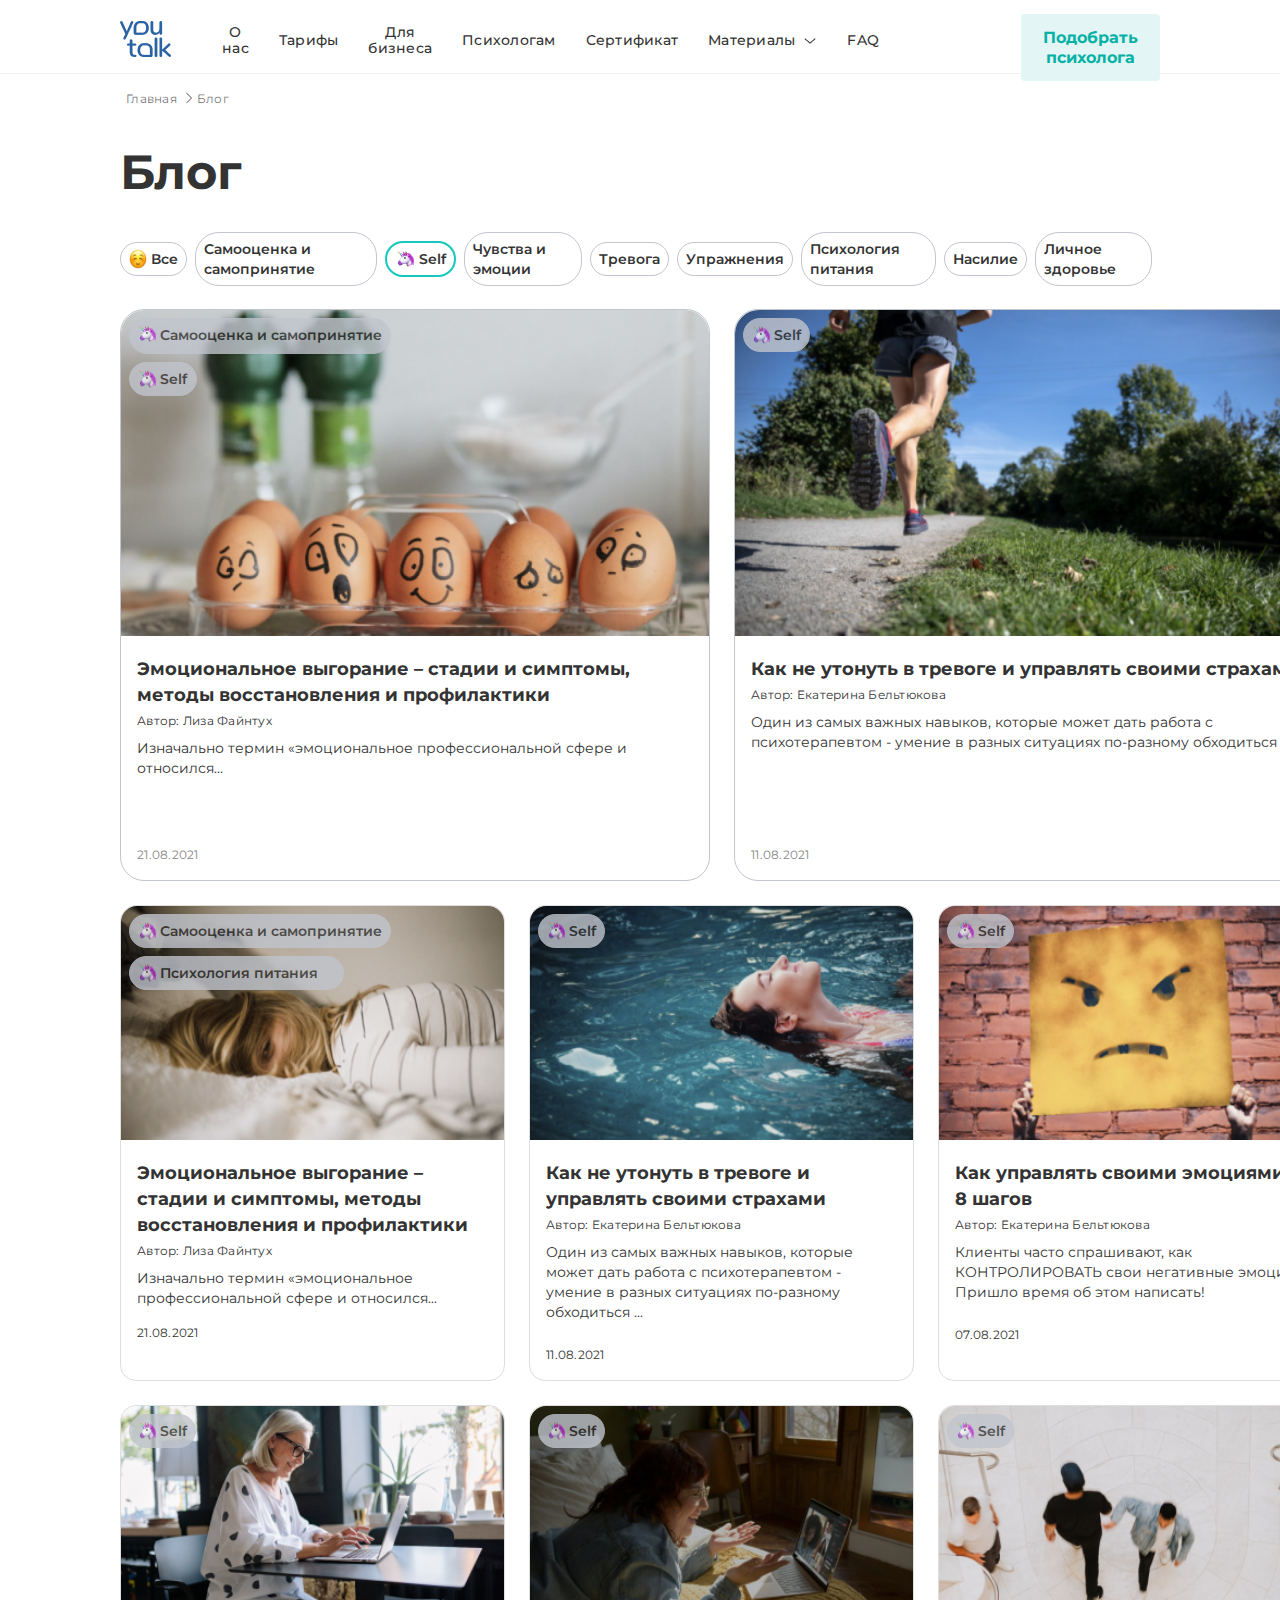
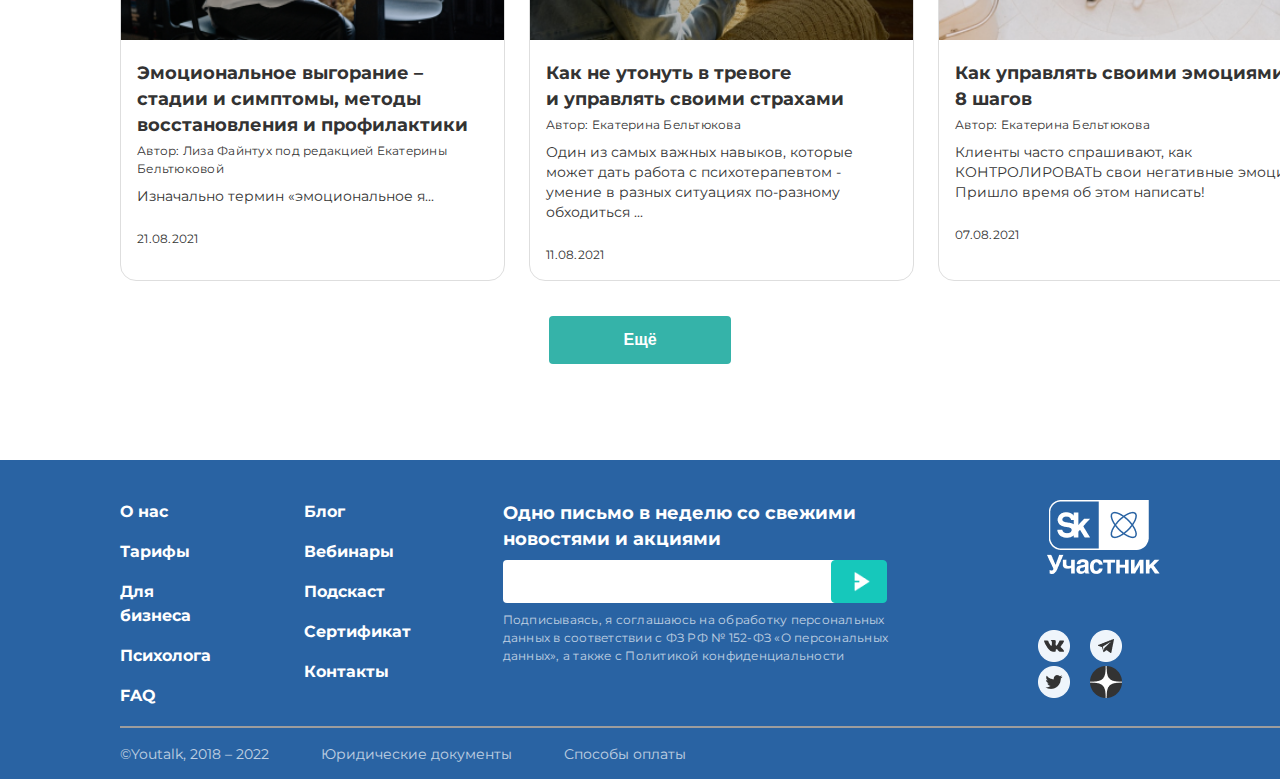
<file: index.html>
<!DOCTYPE html>
<html lang="ru">
<head>
   <link rel="stylesheet" href="css/css.css">
   <link rel="preconnect" href="https://fonts.googleapis.com">
   <link rel="preconnect" href="https://fonts.gstatic.com" crossorigin>
   <link href="https://fonts.googleapis.com/css2?family=Montserrat:ital,wght@0,100..900;1,100..900&display=swap" rel="stylesheet">
   <meta charset="UTF-8">
   <meta name="viewport" content="width=device-width, initial-scale=1.0">
   <title>You talk 2</title>
</head>
<body>
   <header class="header">
      <div class="container">
         <div class="navigaciya">
            <div class="navigaciya__logo">
               <img src="img/logo.jpg" alt="Логотип" class="logo-img">
            </div>
            <div class="navigaciya__navigaciya">
               <ul class="navigaciya__spisak">
                  <li class="spisak"><a href="#" class="spisak-nazvaniya">О нас</a></li>
                  <li class="spisak"><a href="#" class="spisak-nazvaniya">Тарифы</a></li>
                  <li class="spisak"><a href="#" class="spisak-nazvaniya">Для бизнеса</a></li>
                  <li class="spisak"><a href="#" class="spisak-nazvaniya">Психологам</a></li>
                  <li class="spisak"><a href="#" class="spisak-nazvaniya">Сертификат</a></li>
                  <li class="spisak-1"><a href="#" class="spisak-nazvaniya">Материалы</a></li>
                  <img src="img/Frame.png" alt="Стрелка" class="spisak-img">
                  <li class="spisak-1"><a href="#" class="spisak-nazvaniya">FAQ</a></li>
               </ul>
            </div>
            <button class="navigaciya__button">Подобрать психолога</button>
         </div>
      </div>
   </header>
   <main class="main">
      <div class="container">
         <div class="main__zagolovok">
            <a href="#" class="main__zagolovok-silka">Главная</a>
            <img src="img/Arrow.png" alt="Стрелка перехода" class="main__zagolovok-strelka">
            <a href="#" class="main__zagolovok-silka">Блог</a>
         </div>
         <div class="main__zagolovok-blog">
            <h1 class="zagolovok-blog-razmer">Блог</h1>
         </div>
         <div class="main__silka-na-bistriy-perehod">
            <div class="main__silka-na-bistriy-perehod-1">
               <div class="silka-na-bistriy-perehod-block">
                  <img src="img/smail.jpg" alt="Смаил" class="silka-na-bistriy-perehod-block-img">
                  <a href="#" class="silka-na-bistriy-perehod-block-silka">Все</a>
               </div>
               <div class="silka-na-bistriy-perehod-block">
                  <a href="#" class="silka-na-bistriy-perehod-block-silka">Самооценка и самопринятие</a>
               </div>
               <div class="silka-na-bistriy-perehod-block-1">
                  <img src="img/edinarog.jpg" alt="Смаил" class="silka-na-bistriy-perehod-block-img">
                  <a href="#" class="silka-na-bistriy-perehod-block-silka">Self</a>
               </div>
               <div class="silka-na-bistriy-perehod-block">
                  <a href="#" class="silka-na-bistriy-perehod-block-silka">Чувства и эмоции</a>
               </div>
               <div class="silka-na-bistriy-perehod-block">
                  <a href="#" class="silka-na-bistriy-perehod-block-silka">Тревога</a>
               </div>
                  <div class="silka-na-bistriy-perehod-block">
                  <a href="#" class="silka-na-bistriy-perehod-block-silka">Упражнения</a>
               </div>
               <div class="silka-na-bistriy-perehod-block">
                  <a href="#" class="silka-na-bistriy-perehod-block-silka">Психология питания</a>
               </div>
            </div>
            <div class="main__silka-na-bistriy-perehod-2">
               <div class="silka-na-bistriy-perehod-block">
                  <a href="#" class="silka-na-bistriy-perehod-block-silka">Насилие</a>
               </div>
               <div class="silka-na-bistriy-perehod-block-2">
                  <a href="#" class="silka-na-bistriy-perehod-block-silka">Личное здоровье</a>
               </div>
            </div>
         </div>
         <div class="main__silka-na-bistriy-perehod-768px">
            <div class="main__silka-na-bistriy-perehod-768px-block-1">
               <div class="silka-na-bistriy-perehod-block">
                  <img src="img/smail.jpg" alt="Смаил" class="silka-na-bistriy-perehod-block-img">
                  <a href="#" class="silka-na-bistriy-perehod-block-silka">Все</a>
               </div>
               <div class="silka-na-bistriy-perehod-block">
                  <a href="#" class="silka-na-bistriy-perehod-block-silka">Самооценка и самопринятие</a>
               </div>
               <div class="silka-na-bistriy-perehod-block-1">
                  <img src="img/edinarog.jpg" alt="Смаил" class="silka-na-bistriy-perehod-block-img">
                  <a href="#" class="silka-na-bistriy-perehod-block-silka">Self</a>
               </div>
               <div class="silka-na-bistriy-perehod-block">
                  <a href="#" class="silka-na-bistriy-perehod-block-silka">Чувства и эмоции</a>
               </div>
               <div class="silka-na-bistriy-perehod-block">
                  <a href="#" class="silka-na-bistriy-perehod-block-silka">Тревога</a>
               </div>
            </div>
            <div class="main__silka-na-bistriy-perehod-768px-block-2">
               <div class="silka-na-bistriy-perehod-block">
                  <a href="#" class="silka-na-bistriy-perehod-block-silka">Упражнения</a>
               </div>
               <div class="silka-na-bistriy-perehod-block">
                  <a href="#" class="silka-na-bistriy-perehod-block-silka">Психология питания</a>
               </div>
               <div class="silka-na-bistriy-perehod-block">
                  <a href="#" class="silka-na-bistriy-perehod-block-silka">Насилие</a>
               </div>
               <div class="silka-na-bistriy-perehod-block-2">
                  <a href="#" class="silka-na-bistriy-perehod-block-silka-2">Личное здоровье</a>
               </div>
            </div>
         </div>
      </div>
      <div class="container-1">
         <div class="main__silka-na-bistriy-perehod-420px">
            <div class="main__silka-na-bistriy-perehod-420px-block-1">
               <span class="silka-na-bistriy-perehod-block">
                  <img src="img/smail.jpg" alt="Смаил" class="silka-na-bistriy-perehod-block-img">
                  <a href="#" class="silka-na-bistriy-perehod-block-silka">Все</a>
               </span>
               <span class="silka-na-bistriy-perehod-block">
                  <a href="#" class="silka-na-bistriy-perehod-block-silka">Самооценка и самопринятие</a>
               </span>
               <span class="silka-na-bistriy-perehod-block-1">
                  <img src="img/edinarog.jpg" alt="Смаил" class="silka-na-bistriy-perehod-block-img">
                  <a href="#" class="silka-na-bistriy-perehod-block-silka">Self</a>
               </span>
            </div>
            <div class="main__silka-na-bistriy-perehod-420px-block-2">
               <div class="silka-na-bistriy-perehod-block">
                  <a href="#" class="silka-na-bistriy-perehod-block-silka">Чувства и эмоции</a>
               </div>
               <div class="silka-na-bistriy-perehod-block">
                  <a href="#" class="silka-na-bistriy-perehod-block-silka">Тревога</a>
               </div>
               <div class="silka-na-bistriy-perehod-block">
                  <a href="#" class="silka-na-bistriy-perehod-block-silka">Упражнения</a>
               </div>
            </div>
            <div class="main__silka-na-bistriy-perehod-420px-block-3">
               <div class="silka-na-bistriy-perehod-block">
                  <a href="#" class="silka-na-bistriy-perehod-block-silka">Психология питания</a>
               </div>
               <div class="silka-na-bistriy-perehod-block">
                  <a href="#" class="silka-na-bistriy-perehod-block-silka">Насилие</a>
               </div>
               <div class="silka-na-bistriy-perehod-block-2">
                  <a href="#" class="silka-na-bistriy-perehod-block-silka-2">Личное здоровье</a>
               </div>
            </div>
         </div>
      </div>
      <div class="container">
         <div class="main__content-block">
            <div class="main__content-block-1">
               <div class="main__content-block-1-left">
                  <div class="content-block-1-left-img">
                     <div class="left-bistriy-gththod">
                        <div class="left-bistriy-gththod-spisak">
                           <div class="-gththod-spisak-smail">
                              <img src="img/edinarog-1.png" alt="Еденарог" class="left-bistriy-gththod-spisak-smail">
                           </div>
                           <a href="#" class="left-bistriy-gththod-spisak-nazvanie">Самооценка и самопринятие</a>
                        </div>
                        <div class="left-bistriy-gththod-spisak-1">
                           <img src="img/edinarog-1.png" alt="Еденарог" class="left-bistriy-gththod-spisak-smail"><a href="#" class="left-bistriy-gththod-spisak-nazvanie">Self</a>
                        </div>
                     </div>
                        <img src="img/Rectangle728px.png" alt="Яйки со смйлми" class="left-img">
                  </div>
                  <div class="content-block-1-left-content">
                     <div class="left-content">
                        <div class="left-content-zagolovok">
                           <h4 class="left-content-zagolovok-razmer">Эмоциональное выгорание – стадии и симптомы, методы восстановления и профилактики</h4>
                        </div>
                        <div class="left-content-avtor">
                           <p class="left-content-avtor-razmer">Автор: Лиза Файнтух</p>
                        </div>
                        <div class="left-content-opisanie">
                           <p class="left-content-opisanie-razmer">Изначально термин «эмоциональное профессиональной сфере и относился...</p>
                        </div>
                        <div class="left-content-data">
                           <p class="left-content-data-razmer">21.08.2021</p>
                        </div>
                     </div>
                  </div>
               </div>
            </div>
            <div class="main__content-block-1">
               <div class="main__content-block-1-left">
                  <div class="content-block-1-left-img">
                     <div class="left-bistriy-gththod">
                        <div class="left-bistriy-gththod-spisak-1">
                           <img src="img/edinarog-1.png" alt="Еденарог" class="left-bistriy-gththod-spisak-smail"><a href="#" class="left-bistriy-gththod-spisak-nazvanie">Self</a>
                        </div>
                     </div>
                        <img src="img/Rectangleqqweqe.png" alt="Яйки со смйлми" class="left-img">
                  </div>
                  <div class="content-block-1-left-content">
                     <div class="left-content">
                        <div class="left-content-zagolovok">
                           <h4 class="left-content-zagolovok-razmer">Как не утонуть в тревоге и управлять своими страхами</h4>
                        </div>
                        <div class="left-content-avtor">
                           <p class="left-content-avtor-razmer">Автор: Екатерина Бельтюкова</p>
                        </div>
                        <div class="left-content-opisanie">
                           <p class="left-content-opisanie-razmer-1">Один из самых важных навыков, которые может дать работа с психотерапевтом - умение в разных ситуациях по-разному обходиться ...</p>
                        </div>
                        <div class="left-content-data">
                           <p class="left-content-data-razmer">11.08.2021</p>
                        </div>
                     </div>
                  </div>
               </div>
            </div>
         </div>
      </div>         
      <div class="container">
         <div class="main__content-block-2">
            <div class="content-block-2-block">
               <div class="block-2-block-img">
                  <div class="block-2-block-img-perehod">
                     <div class="block-img-perehod">
                        <img src="img/edinarog-1.png" alt="Смил" class="block-img-perehod-img">
                        <a href="#" class="block-img-perehod-silka">Самооценка и самопринятие</a>
                     </div>
                     <div class="block-img-perehod-1">
                        <img src="img/edinarog-1.png" alt="Смил" class="block-img-perehod-img">
                        <a href="#" class="block-img-perehod-silka">Психология питания</a>
                     </div>
                  </div>
                  <img src="img/Image3243242.png" alt="Девушка на кравате" class="block-2-block-img-1">
               </div>
               <div class="content-block-2-block-content">
                  <div class="content-block-2-block-content-1">
                     <div class="block-content-zagolovik">
                        <h4 class="block-content-zagolovik-razmer">Эмоциональное выгорание –стадии и симптомы, методы восстановления и профилактики</h4>
                     </div>
                     <div class="block-content-avtor">
                        <p class="block-content-avtor-razmer">Автор: Лиза Файнтух</p>
                     </div>
                     <div class="block-content-content">
                        <p class="block-content-content-razmer">Изначально термин «эмоциональное профессиональной сфере и относился...</p>
                     </div>
                     <div class="block-content-data">
                        <p class="block-content-data-razmer">21.08.2021</p>
                     </div>
                  </div>
               </div>
            </div>
            <div class="content-block-2-block">
               <div class="block-2-block-img">
                  <div class="block-2-block-img-perehod">
                     <div class="block-img-perehod-2">
                        <img src="img/edinarog-1.png" alt="Смил" class="block-img-perehod-img">
                        <a href="#" class="block-img-perehod-silka">Self</a>
                     </div>
                  </div>
                  <img src="img/Rectangle763-2.png" alt="Девушка на кравате" class="block-2-block-img-1">
               </div>
               <div class="content-block-2-block-content">
                  <div class="content-block-2-block-content-1">
                     <div class="block-content-zagolovik">
                        <h4 class="block-content-zagolovik-razmer">Как не утонуть в тревоге и управлять своими страхами</h4>
                     </div>
                     <div class="block-content-avtor">
                        <p class="block-content-avtor-razmer">Автор: Екатерина Бельтюкова</p>
                     </div>
                     <div class="block-content-content">
                        <p class="block-content-content-razmer-1">Один из самых важных навыков, которые может дать работа с психотерапевтом - умение в разных ситуациях по-разному обходиться ...</p>
                     </div>
                     <div class="block-content-data">
                        <p class="block-content-data-razmer">11.08.2021</p>
                     </div>
                  </div>
               </div>
            </div>
            <div class="content-block-2-block">
               <div class="block-2-block-img">
                  <div class="block-2-block-img-perehod">
                     <div class="block-img-perehod-2">
                        <img src="img/edinarog-1.png" alt="Смил" class="block-img-perehod-img">
                        <a href="#" class="block-img-perehod-silka">Self</a>
                     </div>
                  </div>
                  <img src="img/Rectangle763-1.png" alt="Девушка на кравате" class="block-2-block-img-1">
               </div>
               <div class="content-block-2-block-content">
                  <div class="content-block-2-block-content-1">
                     <div class="block-content-zagolovik">
                        <h4 class="block-content-zagolovik-razmer">Как управлять своими эмоциями: 8 шагов</h4>
                     </div>
                     <div class="block-content-avtor">
                        <p class="block-content-avtor-razmer">Автор: Екатерина Бельтюкова</p>
                     </div>
                     <div class="block-content-content">
                        <p class="block-content-content-razmer-1">Клиенты часто спрашивают, как КОНТРОЛИРОВАТЬ свои негативные эмоции. Пришло время об этом написать!</p>
                     </div>
                     <div class="block-content-data">
                        <p class="block-content-data-razmer">07.08.2021</p>
                     </div>
                  </div>
               </div>
            </div>
            <div class="content-block-2-block">
               <div class="block-2-block-img">
                  <div class="block-2-block-img-perehod">
                     <div class="block-img-perehod-2">
                        <img src="img/edinarog-1.png" alt="Смил" class="block-img-perehod-img">
                        <a href="#" class="block-img-perehod-silka">Self</a>
                     </div>
                  </div>
                  <img src="img/Rectangle763-3.png" alt="Девушка на кравате" class="block-2-block-img-1">
               </div>
               <div class="content-block-2-block-content">
                  <div class="content-block-2-block-content-1">
                     <div class="block-content-zagolovik">
                        <h4 class="block-content-zagolovik-razmer">Эмоциональное выгорание – стадии и симптомы, методы восстановления и профилактики</h4>
                     </div>
                     <div class="block-content-avtor">
                        <p class="block-content-avtor-razmer">Автор: Лиза Файнтух под редакцией  Екатерины Бельтюковой</p>
                     </div>
                     <div class="block-content-content">
                        <p class="block-content-content-razmer-1">Изначально термин «эмоциональное я...</p>
                     </div>
                     <div class="block-content-data">
                        <p class="block-content-data-razmer">21.08.2021</p>
                     </div>
                  </div>
               </div>
            </div>
            <div class="content-block-2-block">
               <div class="block-2-block-img">
                  <div class="block-2-block-img-perehod">
                     <div class="block-img-perehod-2">
                        <img src="img/edinarog-1.png" alt="Смил" class="block-img-perehod-img">
                        <a href="#" class="block-img-perehod-silka">Self</a>
                     </div>
                  </div>
                  <img src="img/Image763-4.png" alt="Девушка на кравате" class="block-2-block-img-1">
               </div>
               <div class="content-block-2-block-content">
                  <div class="content-block-2-block-content-1">
                     <div class="block-content-zagolovik">
                        <h4 class="block-content-zagolovik-razmer">Как не утонуть в тревоге <br>и управлять своими страхами</h4>
                     </div>
                     <div class="block-content-avtor">
                        <p class="block-content-avtor-razmer">Автор: Екатерина Бельтюкова</p>
                     </div>
                     <div class="block-content-content">
                        <p class="block-content-content-razmer-1">Один из самых важных навыков, которые может дать работа с психотерапевтом - умение в разных ситуациях по-разному обходиться ...</p>
                     </div>
                     <div class="block-content-data">
                        <p class="block-content-data-razmer">11.08.2021</p>
                     </div>
                  </div>
               </div>
            </div>
            <div class="content-block-2-block">
               <div class="block-2-block-img">
                  <div class="block-2-block-img-perehod">
                     <div class="block-img-perehod-2">
                        <img src="img/edinarog-1.png" alt="Смил" class="block-img-perehod-img">
                        <a href="#" class="block-img-perehod-silka">Self</a>
                     </div>
                  </div>
                  <img src="img/Image763-5.png" alt="Девушка на кравате" class="block-2-block-img-1">
               </div>
               <div class="content-block-2-block-content">
                  <div class="content-block-2-block-content-1">
                     <div class="block-content-zagolovik">
                        <h4 class="block-content-zagolovik-razmer">Как управлять своими эмоциями: 8 шагов</h4>
                     </div>
                     <div class="block-content-avtor">
                        <p class="block-content-avtor-razmer">Автор: Екатерина Бельтюкова</p>
                     </div>
                     <div class="block-content-content">
                        <p class="block-content-content-razmer-1">Клиенты часто спрашивают, как <br>КОНТРОЛИРОВАТЬ свои негативные эмоции. <br>Пришло время об этом написать!</p>
                     </div>
                     <div class="block-content-data">
                        <p class="block-content-data-razmer">07.08.2021</p>
                     </div>
                  </div>
               </div>
            </div>
         </div>
      </div> 
      <div class="main__knopka">
         <button class="main__knopka-razmer"><a href="#" class="main__knopka-razmer-silka">Ещё</a></button>
      </div>
   </main>
   <footer class="footer"> 
      <div class="container">
         <div class="block-content">
            <div class="block-content-bistriy-silka">
               <div class="bistriy-silka-blok-1">
                  <ul class="silka-blok-1-spisak">
                     <li class="silka-blok-1-spisak-razmer"><a href="#" class="silka-block-1-spisak-nazvaniya">О нас</a></li>
                     <li class="silka-blok-1-spisak-razmer"><a href="#" class="silka-block-1-spisak-nazvaniya">Тарифы</a></li>
                     <li class="silka-blok-1-spisak-razmer"><a href="#" class="silka-block-1-spisak-nazvaniya">Для бизнеса</a></li>
                     <li class="silka-blok-1-spisak-razmer"><a href="#" class="silka-block-1-spisak-nazvaniya">Психолога</a></li>
                     <li class="silka-blok-1-spisak-razmer-1"><a href="#" class="silka-block-1-spisak-nazvaniya-1">FAQ</a></li>
                  </ul>
               </div>
               <div class="bistriy-silka-blok-2">
                  <ul class="silka-blok-1-spisak">
                     <li class="silka-blok-1-spisak-razmer"><a href="#" class="silka-block-1-spisak-nazvaniya">Блог</a></li>
                     <li class="silka-blok-1-spisak-razmer"><a href="#" class="silka-block-1-spisak-nazvaniya">Вебинары</a></li>
                     <li class="silka-blok-1-spisak-razmer"><a href="#" class="silka-block-1-spisak-nazvaniya">Подскаст</a></li>
                     <li class="silka-blok-1-spisak-razmer"><a href="#" class="silka-block-1-spisak-nazvaniya">Сертификат</a></li>
                     <li class="silka-blok-1-spisak-razmer-1"><a href="#" class="silka-block-1-spisak-nazvaniya-1">Контакты</a></li>
                  </ul>
               </div>
            </div>
            <div class="block-content-otpravka-mail">
               <div class="otpravka-mail">
                  <div class="otpravka-mail-zagolovok">
                     <h4 class="otpravka-mail-zagolovok-razmer">Одно письмо в неделю со свежими <br>новостями и акциями</h4>
                  </div>
                  <div class="otpravka-mail-zapolnenie-img">
                     <input type="text" class="otpravka-mail-otpravka">
                     <div class="otpravka-mail-zapolnenie-img-1">
                        <img src="img/Group.png" alt="" class="otpravka-mail-zapolnenie-knopka-img"><button class="otpravka-mail-zapolnenie-knopka"></button>
                     </div>
                  </div>
               </div>
               <div class="otpravka-mail-content">
                  <p class="otpravka-mail-content-razmer">Подписываясь, я соглашаюсь на обработку персональных данных в соответствии с ФЗ РФ № 152-ФЗ «О персональных данных», а также с Политикой конфиденциальности</p>
               </div>
            </div>
            <div class="block-content-bistriy-logo">
               <div class="bistriy-logo-1">
                  <img src="img/Group12.png" alt="лого" class="logo-1">
                  <img src="img/Group121.png" alt="лого" class="logo-2">
               </div>
               <div class="bistriy-logo-2">
                  <img src="img/Fra1.png" alt="лого" class="logo-3">
                  <img src="img/ййййй.png" alt="лого" class="logo-3">
                  <img src="img/eqrqrq.png" alt="лого" class="logo-3">
                  <img src="img/qqqqw.png" alt="лого" class="logo-4">
               </div>
            </div> 
         </div>
         <div class="block-content-polosa-1">
            <div class="block-content-polosa"></div>
            <div class="block-content-yr-doument">
               <a href="#" class="block-content-yr-doument-silka">©Youtalk, 2018 – 2022</a>
               <a href="#" class="block-content-yr-doument-silka">Юридические документы</a>
               <a href="#" class="block-content-yr-doument-silka">Способы оплаты</a>
            </div>
         </div>
      </div>
   </footer>
   <script>
      const navigaciya__button = document.querySelector('.navigaciya__button');
      navigaciya__button.addEventListener('click', () => {
      navigaciya__button.classList.toggle('active');})
   </script>
</body>
</html>
</file>
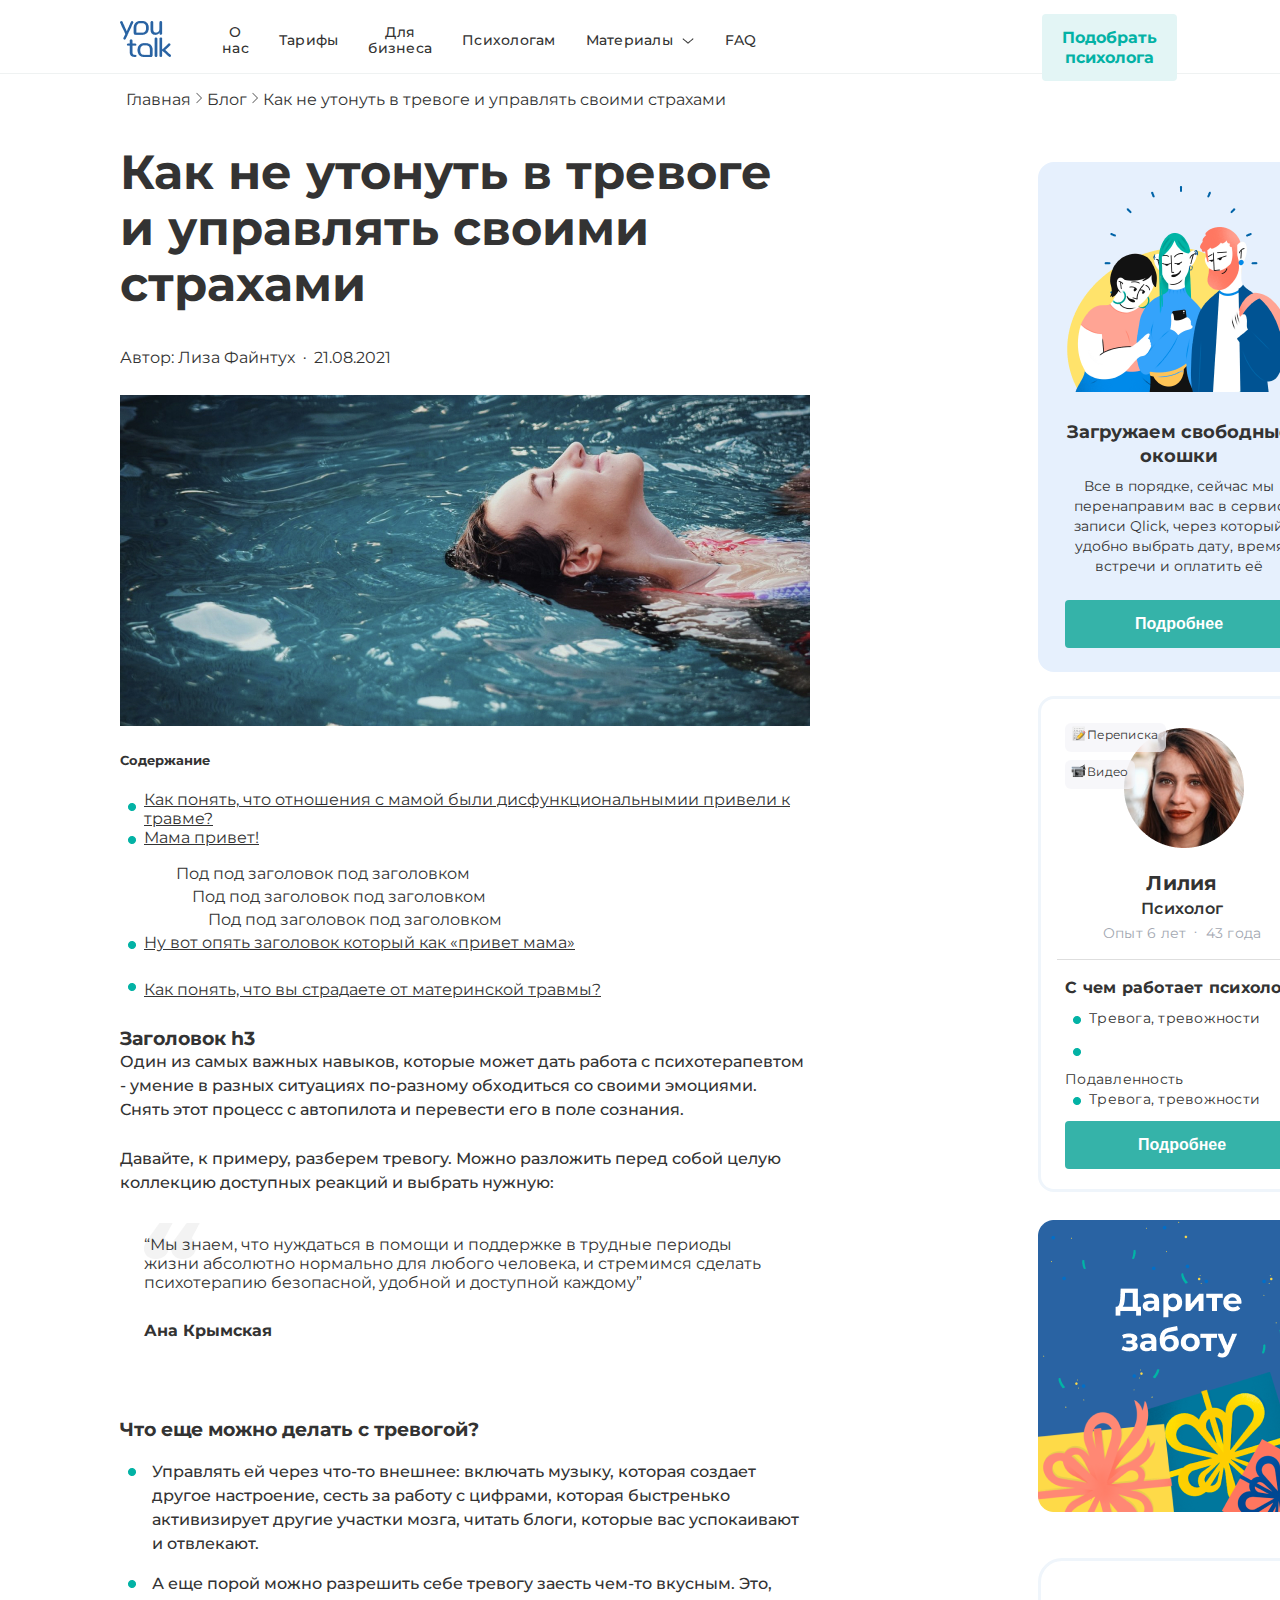
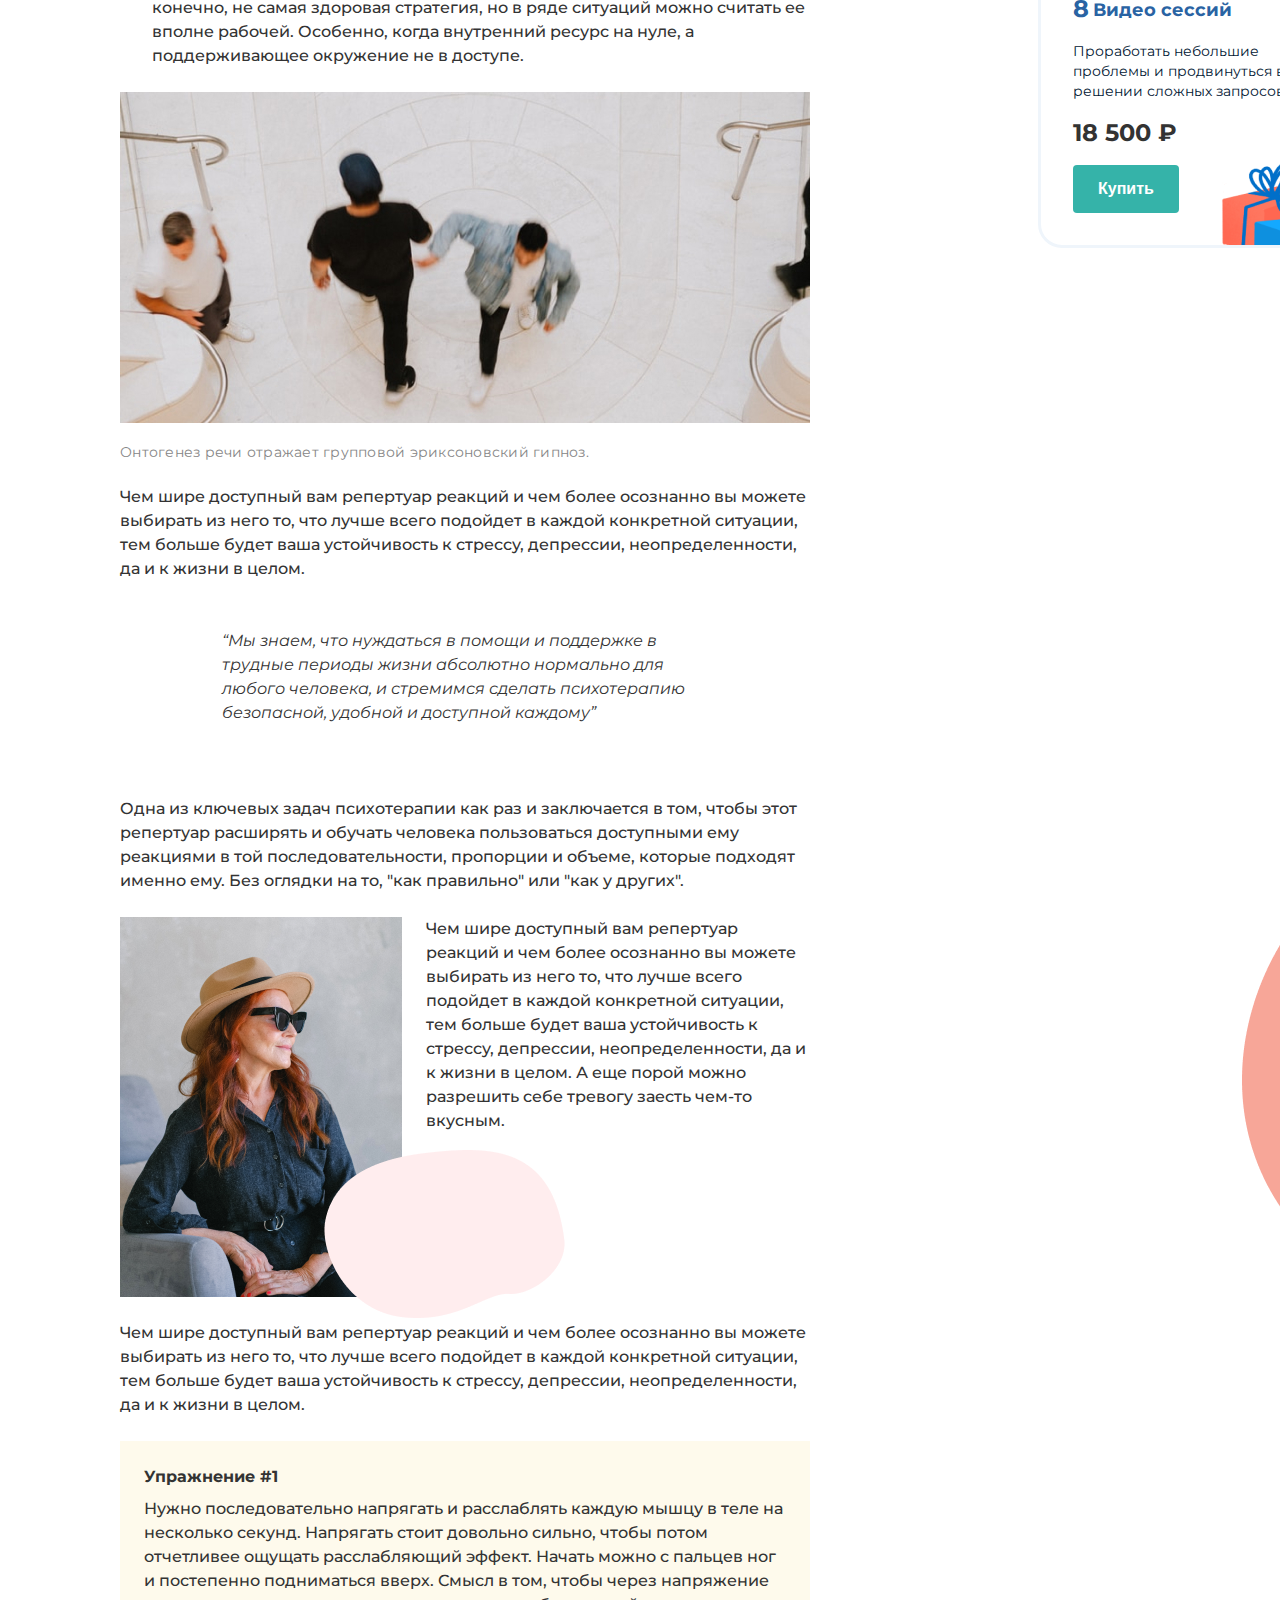
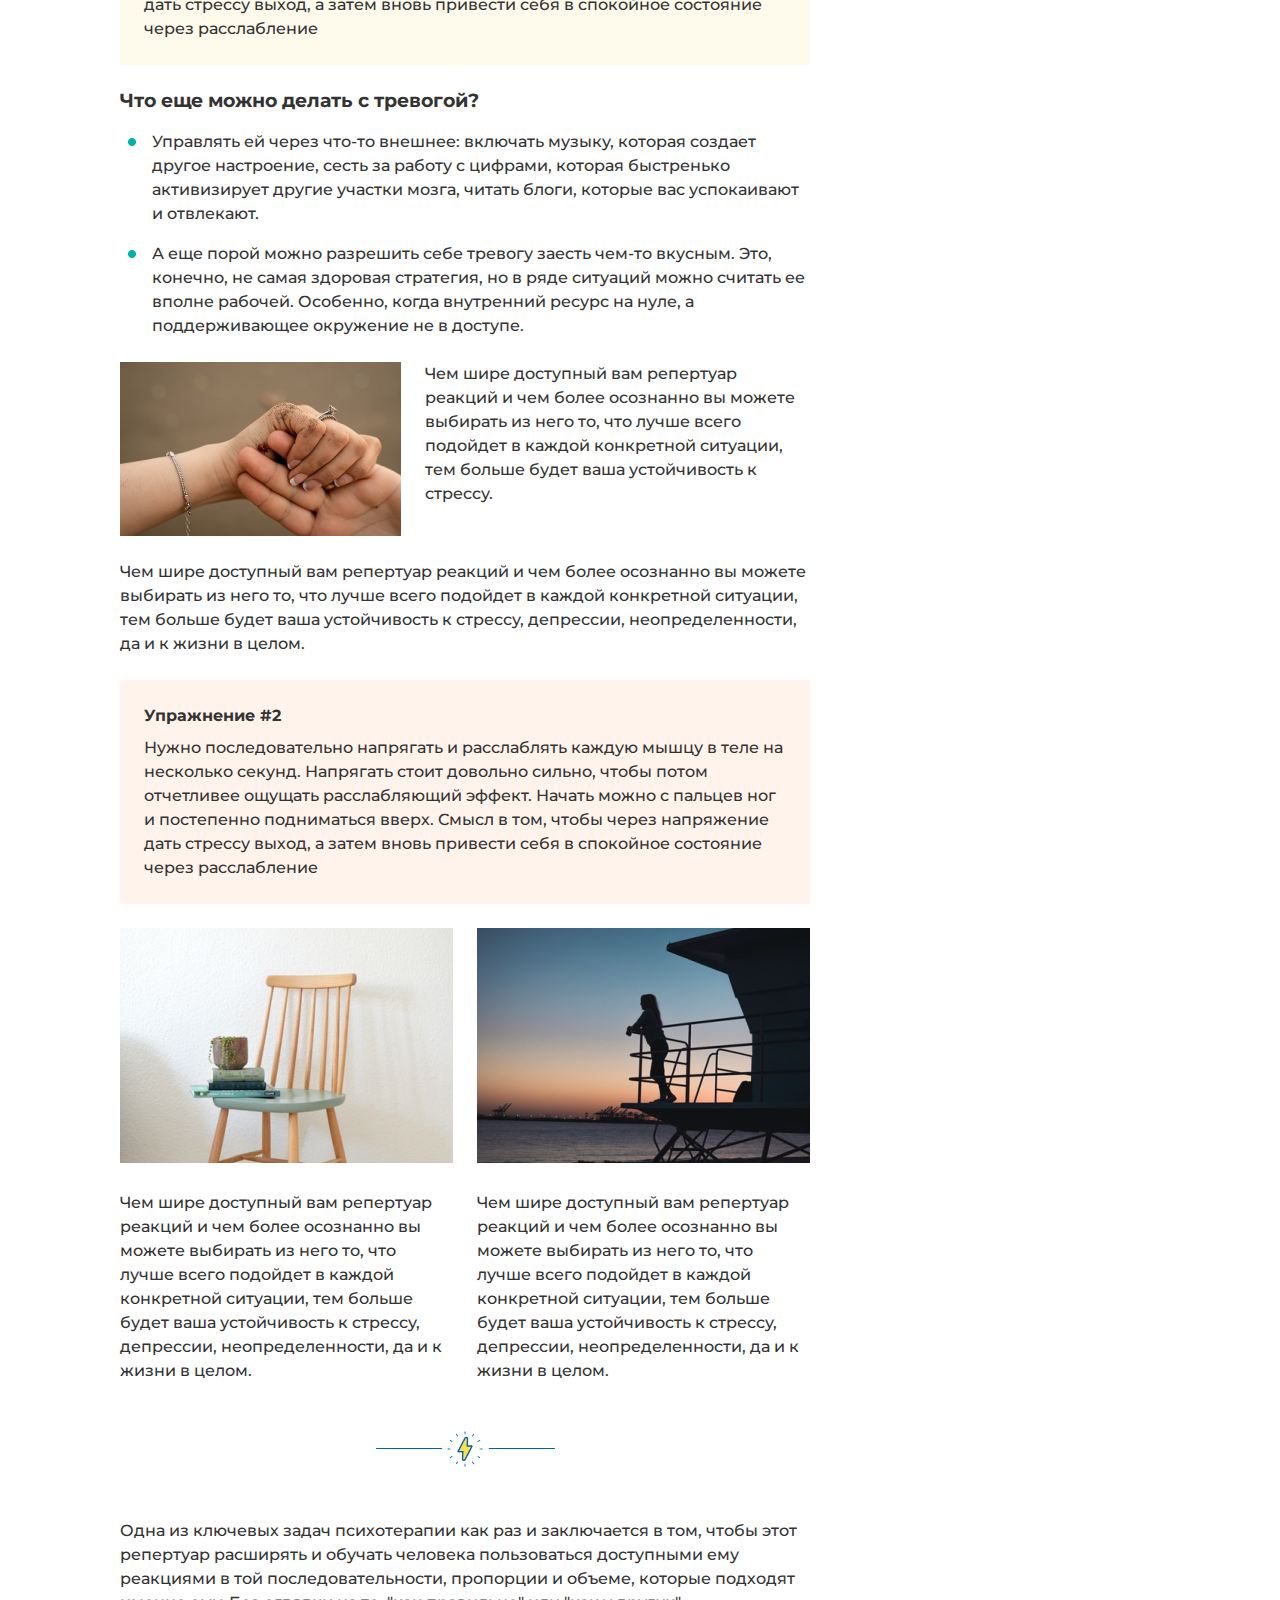
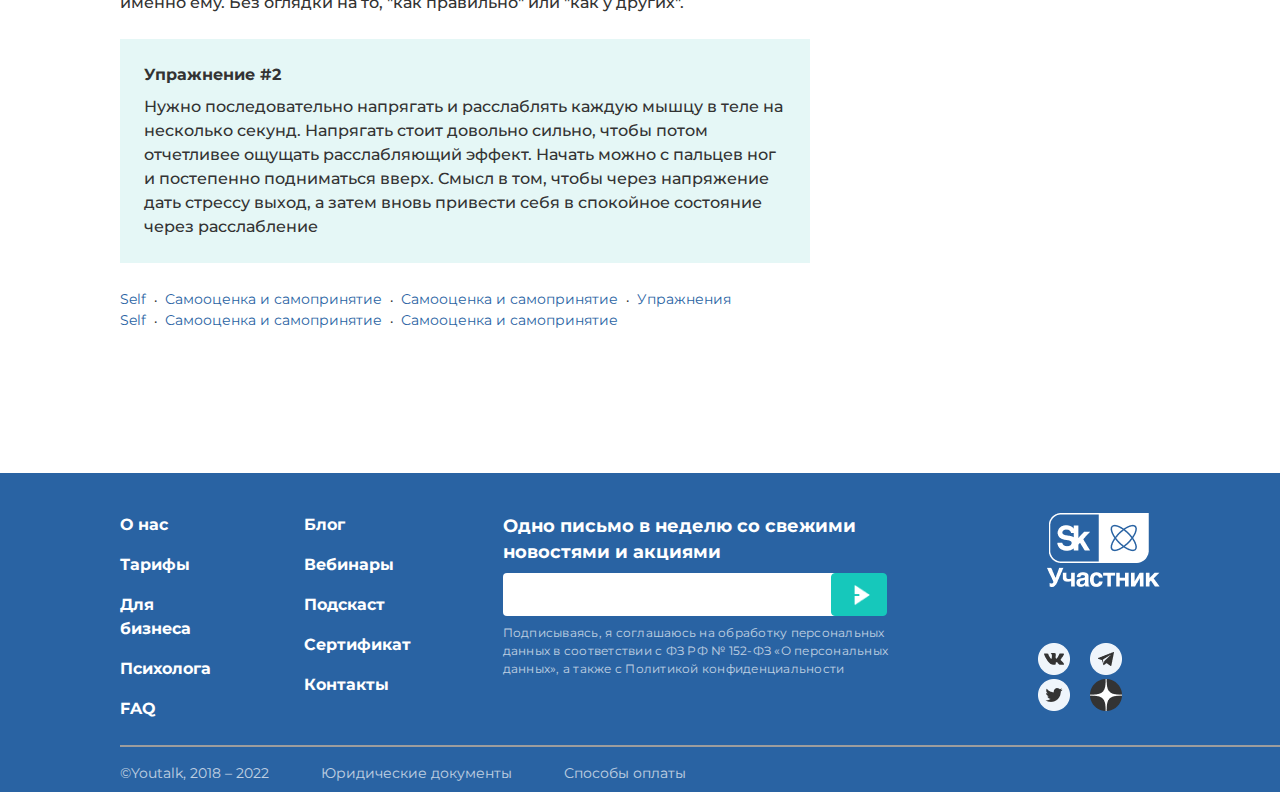
<file: stranica2.html>
<!DOCTYPE html>
<html lang="en">
<head>
   <link rel="stylesheet" href="css/ccs-2.css">
   <link rel="preconnect" href="https://fonts.googleapis.com">
   <link rel="preconnect" href="https://fonts.gstatic.com" crossorigin>
   <link href="https://fonts.googleapis.com/css2?family=Montserrat:ital,wght@0,100..900;1,100..900&display=swap" rel="stylesheet">
   <meta charset="UTF-8">
   <meta name="viewport" content="width=device-width, initial-scale=1.0">
   <title>Straniza № 2</title>
</head>
<body>
   <header class="header">
      <div class="container">
         <div class="navigaciya">
            <div class="navigaciya__logo">
               <img src="img/logo.jpg" alt="Логотип" class="logo-img">
            </div>
            <div class="navigaciya__navigaciya">
               <ul class="navigaciya__spisak">
                  <li class="spisak"><a href="#" class="spisak-nazvaniya">О нас</a></li>
                  <li class="spisak"><a href="#" class="spisak-nazvaniya">Тарифы</a></li>
                  <li class="spisak"><a href="#" class="spisak-nazvaniya">Для бизнеса</a></li>
                  <li class="spisak"><a href="#" class="spisak-nazvaniya">Психологам</a></li>
                  <li class="spisak-2"><a href="#" class="spisak-nazvaniya-1">Сертификат</a></li>
                  <li class="spisak-1"><a href="#" class="spisak-nazvaniya">Материалы</a></li>
                  <img src="img/Frame.png" alt="Стрелка" class="spisak-img">
                  <li class="spisak-1"><a href="#" class="spisak-nazvaniya">FAQ</a></li>
               </ul>
            </div>
            <button class="navigaciya__button">Подобрать психолога</button>
         </div>
      </div>
   </header>
   <main class="main">
      <div class="container">
         <div class="container-content">
            <div class="container-content-1">
               <div class="main__zagolovok">
                  <a href="#" class="main__zagolovok-silka-3">Главная</a>
                  <img src="img/Arrow.png" alt="Стрелка перехода" class="main__zagolovok-strelka">
                  <a href="#" class="main__zagolovok-silka-3">Блог</a>
                  <img src="img/Arrow.png" alt="Стрелка перехода" class="main__zagolovok-strelka">
                  <a href="#" class="main__zagolovok-silka-1">Как не утонуть в тревоге и управлять своими страхами</a>
                  <a href="#" class="main__zagolovok-silka-2">Как не утонуть в тревоге и управ...</a>
                  <a href="#" class="main__zagolovok-silka-4">Как не утонуть в тр...</a>
               </div>
               <div class="main__grid">
                  <div class="main__zagolovok-blog">
                     <h1 class="zagolovok-blog-razmer">Как не утонуть в тревоге и управлять своими страхами</h1>
                  </div>
                  <div class="main__avtor">
                     <p class="main__avtor-nazvaniya">Автор: Лиза Файнтух</p>
                     <p class="main__avtor-tochka">.</p>
                     <p class="main__avtor-data">21.08.2021</p>
                     <p class="main__avtor-tochka-1">.</p>
                     <a href="#" class="main__avtor-tochka-silka">Self</a>
                  </div>
                  <img src="img/IQWQWE.jpg" alt="Девушка плавает" class="main__img">
                  <img src="img/Imaqwqfqwrqrqge.png" alt="Девушка плавает" class="main__img-1">
                  <div class="main__content">
                     <h5 class="main__content-soderjaniya">Содержание</h5>
                     <div class="main__content-1">
                        <div class="main__content-1-img">
                           <img src="img/Frame21331.jpg" alt="точка" class="main__content-1-imgrazmer">
                        </div>
                        <div class="main__content-1-text">
                           <p class="main__content-1-text-razmer">Как понять, что отношения с мамой были дисфункциональнымии привели к травме?</p>
                        </div>
                     </div>
                     <div class="main__content-2">
                        <div class="main__content-1-img">
                           <img src="img/Frame21331.jpg" alt="точка" class="main__content-1-imgrazmer">
                        </div>
                        <div class="main__content-1-text">
                           <p class="main__content-1-text-razmer">Мама привет!</p>
                        </div>
                     </div>
                     <div class="main__content-content">
                        <p class="main__content-content-1">Под под заголовок под заголовком</p>
                     </div>
                     <div class="main__content-content">
                        <p class="main__content-content-2">Под под заголовок под заголовком</p>
                     </div>
                     <div class="main__content-content">
                        <p class="main__content-content-3">Под под заголовок под заголовком</p>
                     </div>
                     <div class="main__content-3">
                        <div class="main__content-1-img">
                           <img src="img/Frame21331.jpg" alt="точка" class="main__content-1-imgrazmer">
                        </div>
                        <div class="main__content-1-text">
                           <p class="main__content-1-text-razmer">Ну вот опять заголовок который как «привет мама»</p>
                        </div>
                     </div>
                     <div class="main__content-1">
                        <div class="main__content-1-img">
                           <img src="img/Frame21331.jpg" alt="точка" class="main__content-1-imgrazmer">
                        </div>
                        <div class="main__content-1-text">
                           <p class="main__content-1-text-razmer">Как понять, что вы страдаете от материнской травмы?</p>
                        </div>
                     </div>
                     <div class="main__content-4">
                        <h3 class="main__content-3-zagolovok">Заголовок h3</h3>
                        <p class="main__content-3-text-1">Один из самых важных навыков, которые может дать работа с психотерапевтом <br>- умение в разных ситуациях по-разному обходиться со своими эмоциями.  <br>Снять этот процесс с автопилота и перевести его в поле сознания.</p>
                        <p class="main__content-3-text-2">Давайте, к примеру, разберем тревогу. Можно разложить перед собой целую <br>коллекцию доступных реакций и выбрать нужную:</p>
                     </div>
                     <div class="main__content-5">
                        <img src="img/21121.png" alt="Запятые" class="main__content-5-img">
                        <div class="main__content-5-content">
                           <q class="main__content-5-text">Мы знаем, что нуждаться в помощи и поддержке в трудные периоды<br> жизни абсолютно нормально для любого человека, и стремимся сделать <br>психотерапию безопасной, удобной и доступной каждому</q>
                        </div>
                        <h5 class="main__content-5-avtor">Ана Крымская</h5>
                     </div>
                     <div class="main__content-6">
                        <h3 class="main__content-6-zagolovok">Что еще можно делать с тревогой?</h3>
                        <div class="main__content-6-content">
                           <img src="img/Frame21331.jpg" alt="" class="main__content-6-content-img">
                           <div class="main__content-6-content-text">
                              <p>Управлять ей через что-то внешнее: включать музыку, которая создает <br>другое настроение, сесть за работу с цифрами, которая быстренько <br>активизирует другие участки мозга, читать блоги, которые вас успокаивают<br> и отвлекают.</p>
                           </div>
                        </div>
                        <div class="main__content-6-content">
                           <img src="img/Frame21331.jpg" alt="" class="main__content-6-content-img">
                           <div class="main__content-6-content-text">
                              <p>А еще порой можно разрешить себе тревогу заесть чем-то вкусным. Это, <br>конечно, не самая здоровая стратегия, но в ряде ситуаций можно считать ее <br>вполне рабочей. Особенно, когда внутренний ресурс на нуле, а <br>поддерживающее окружение не в доступе.</p>
                           </div>
                        </div>
                     </div>
                     <div class="main__content-7">
                        <div class="main__content-7-img">
                           <img class= "main__content-7-img-razmer" src="img/Rectangle112222.jpg" alt="Парень идет">
                        </div>
                        <P class="main__content-7-img-opisanie">Онтогенез речи отражает групповой эриксоновский гипноз. </P>
                     </div>
                     <div class="main__content-8">
                        <p class="main__content-8-razmer">Чем шире доступный вам репертуар реакций и чем более осознанно вы можете выбирать из него то, что лучше всего подойдет в каждой конкретной ситуации, тем больше будет ваша устойчивость к стрессу, депрессии, неопределенности, да и к жизни в целом.</p>
                     </div>
                     <div class="main__content-9">
                        <div class="main__content-9-1">
                           <img src="img/Vector6543.png" alt="Клякса" class="main__content-9-img">
                        </div>
                        <div class="main__content-9-content">
                           <q class="main__content-9-content-razmer">Мы знаем, что нуждаться в помощи и поддержке в трудные периоды жизни абсолютно нормально для любого человека, и стремимся сделать психотерапию безопасной, удобной и доступной каждому</q>
                        </div>
                     </div>
                     <div class="main__content-10">
                        <p class="main__content-10-text">Одна из ключевых задач психотерапии как раз и заключается в том, чтобы этот репертуар расширять и обучать человека пользоваться доступными ему реакциями в той последовательности, пропорции и объеме, которые подходят именно ему. Без оглядки на то, "как правильно" или "как у других".</p>
                     </div>
                     <div class="main__content-11">
                        <img src="img/Rectanglelkjhg.png" alt="" class="main__content-11-img">
                        <img src="img/Rectanglqwqwqwqwqwqwe.png" alt="" class="main__content-11-img-1">
                        <div class="main__content-11-text">
                           <p class="main__content-11-text-razmer">Чем шире доступный вам репертуар реакций и чем более осознанно вы можете выбирать из него то, что лучше всего подойдет в каждой конкретной ситуации, тем больше будет ваша устойчивость к стрессу, депрессии, неопределенности, да и к жизни в целом. А еще порой можно разрешить себе тревогу заесть чем-то вкусным. </p>
                        </div>
                     </div>
                     <div class="main__content-12">
                        <p class="main__content-12-text">Чем шире доступный вам репертуар реакций и чем более осознанно вы можете <br>выбирать из него то, что лучше всего подойдет в каждой конкретной ситуации, <br>тем больше будет ваша устойчивость к стрессу, депрессии, неопределенности, <br>да и к жизни в целом.</p>
                     </div>
                     <div class="main__content-13">
                        <h5 class="main__content-13-zaglavie">Упражнение #1</h5>
                        <div class="main__content-13-text">
                           <p class="main__content-13-text-razmer">Нужно последовательно напрягать и расслаблять каждую мышцу в теле на <br>несколько секунд. Напрягать стоит довольно сильно, чтобы потом <br>отчетливее ощущать расслабляющий эффект. Начать можно с пальцев ног <br>и постепенно подниматься вверх. Смысл в том, чтобы через напряжение <br>дать стрессу выход, а затем вновь привести себя в спокойное состояние <br>через расслабление</p>
                        </div>
                     </div>
                     <div class="main__content-6">
                        <h3 class="main__content-6-zagolovok">Что еще можно делать с тревогой?</h3>
                        <div class="main__content-6-content">
                           <img src="img/Frame21331.jpg" alt="" class="main__content-6-content-img">
                           <div class="main__content-6-content-text">
                              <p>Управлять ей через что-то внешнее: включать музыку, которая создает <br>другое настроение, сесть за работу с цифрами, которая быстренько <br>активизирует другие участки мозга, читать блоги, которые вас успокаивают<br> и отвлекают.</p>
                           </div>
                        </div>
                        <div class="main__content-6-content">
                           <img src="img/Frame21331.jpg" alt="" class="main__content-6-content-img">
                           <div class="main__content-6-content-text">
                              <p>А еще порой можно разрешить себе тревогу заесть чем-то вкусным. Это, <br>конечно, не самая здоровая стратегия, но в ряде ситуаций можно считать ее <br>вполне рабочей. Особенно, когда внутренний ресурс на нуле, а <br>поддерживающее окружение не в доступе.</p>
                           </div>
                        </div>
                     </div>
                     <div class="main__content-11">
                        <img src="img/RectangleAaA.png" alt="Руки" class="main__content-11-img">
                        <img src="img/Rectanqwqqqqqqqqqqqqqgle.png" alt="" class="main__content-11-img-1">
                        <div class="main__content-11-text">
                           <p class="main__content-11-text-razmer">Чем шире доступный вам репертуар реакций и чем более осознанно вы можете выбирать из него то, что лучше всего подойдет в каждой конкретной ситуации, тем больше будет ваша устойчивость к стрессу.</p>
                        </div>
                     </div>
                     <div class="main__content-14">
                        <p class="main__content-10-text">Чем шире доступный вам репертуар реакций и чем более осознанно вы можете <br>выбирать из него то, что лучше всего подойдет в каждой конкретной ситуации, <br>тем больше будет ваша устойчивость к стрессу, депрессии, неопределенности, <br>да и к жизни в целом.</p>
                     </div>
                     <div class="main__content-15">
                        <h5 class="main__content-13-zaglavie">Упражнение #2</h5>
                        <div class="main__content-13-text">
                           <p class="main__content-13-text-razmer">Нужно последовательно напрягать и расслаблять каждую мышцу в теле на <br>несколько секунд. Напрягать стоит довольно сильно, чтобы потом <br>отчетливее ощущать расслабляющий эффект. Начать можно с пальцев ног <br>и постепенно подниматься вверх. Смысл в том, чтобы через напряжение <br>дать стрессу выход, а затем вновь привести себя в спокойное состояние <br>через расслабление</p>
                        </div>
                     </div>
                     <div class="main__content-16">
                        <div class="main__content-16-1">
                           <img src="img/Rectanqqqqgle.png" alt="Руки" class="main__content-16-img">
                           <img src="img/Recwqqwqwqwqwtangle.png" alt="" class="main__content-11-img-1">
                           <div class="main__content-11-text">
                              <p class="main__content-11-text-razmer">Чем шире доступный вам репертуар реакций и чем более осознанно вы можете выбирать из него то, что лучше всего подойдет в каждой конкретной ситуации, тем больше будет ваша устойчивость к стрессу, депрессии, неопределенности, да и к жизни в целом.</p>
                           </div>
                        </div>
                        <div class="main__content-16-1">
                           <img src="img/Rectangqqqqqqle.png" alt="Руки" class="main__content-16-img">
                           <img src="img/Rect123r525angle.png" alt="" class="main__content-11-img-1">
                           <div class="main__content-11-text">
                              <p class="main__content-11-text-razmer">Чем шире доступный вам репертуар реакций и чем более осознанно вы можете выбирать из него то, что лучше всего подойдет в каждой конкретной ситуации, тем больше будет ваша устойчивость к стрессу, депрессии, неопределенности, да и к жизни в целом.</p>
                           </div>
                        </div>
                     </div>
                     <div class="main__content-17-img">
                        <img src="img/Grosaasasup.png" alt="" class="main__content-17-img">
                     </div>
                     <div class="main__content-10">
                        <p class="main__content-10-text">Одна из ключевых задач психотерапии как раз и заключается в том, чтобы этот <br>репертуар расширять и обучать человека пользоваться доступными ему <br>реакциями в той последовательности, пропорции и объеме, которые подходят <br>именно ему. Без оглядки на то, "как правильно" или "как у других".</p>
                     </div>
                     <div class="main__content-18">
                        <h5 class="main__content-13-zaglavie">Упражнение #2</h5>
                        <div class="main__content-13-text">
                           <p class="main__content-13-text-razmer">Нужно последовательно напрягать и расслаблять каждую мышцу в теле на <br>несколько секунд. Напрягать стоит довольно сильно, чтобы потом <br>отчетливее ощущать расслабляющий эффект. Начать можно с пальцев ног <br>и постепенно подниматься вверх. Смысл в том, чтобы через напряжение <br>дать стрессу выход, а затем вновь привести себя в спокойное состояние <br>через расслабление</p>
                        </div>
                     </div>
                     <div class="main__content-19">
                        <div class="main__content-19-1">
                           <a href="#" class="main__content-19-1-silki">Self</a>
                           <div class="main__content-19-1-silki-tochka">.</div>
                           <a href="#" class="main__content-19-1-silki">Самооценка и самопринятие</a>
                           <div class="main__content-19-1-silki-tochka">.</div>
                           <a href="#" class="main__content-19-1-silki">Самооценка и самопринятие</a>
                           <div class="main__content-19-1-silki-tochka">.</div>
                           <a href="#" class="main__content-19-1-silki">Упражнения</a>
                        </div>
                        <div class="main__content-19-1">
                           <a href="#" class="main__content-19-1-silki">Self</a>
                           <div class="main__content-19-1-silki-tochka">.</div>
                           <a href="#" class="main__content-19-1-silki">Самооценка и самопринятие</a>
                           <div class="main__content-19-1-silki-tochka">.</div>
                           <a href="#" class="main__content-19-1-silki">Самооценка и самопринятие</a>
                        </div>
                     </div>
                  </div>
               </div>
            </div>   
            <div class="container-content-2">
               <div class="container-content-2-carta">
                  <div class="content-2-carta">
                     <img src="img/Frame11.png" alt="3 человека" class="content-2-carta-img">
                     <div class="content-2-carta-content">
                        <h5 class="carta-content-zagolovok">Загружаем свободные окошки</h5>
                        <div class="carta-content-opisanie">
                           <p class="carta-content-opisanie-razmer">Все в порядке, сейчас мы перенаправим вас в сервис записи Qlick, через который удобно выбрать дату,  время встречи и оплатить её</p>
                        </div>
                        <div class="carta-content-knopka-1">
                           <button class="carta-content-knopka">Подробнее</button>
                        </div>
                     </div>
                  </div>
               </div>
               <div class="container-content-2-carta-2">
                  <img src="img/feys.png" alt="Врач" class="content-2-carta-2-img">
                  <div class="content-2-carta-2-svyaz">
                     <div class="content-2-carta-2-svyaz-perepiska">
                        <img src="img/dcaqfa.png" alt="ручка" class="content-2-carta-2-svyaz-perepiska-img">
                        <p class="content-2-carta-2-svyaz-perepiska-nazvaniya">Переписка</p>
                     </div>
                     <div class="content-2-carta-2-svyaz-perepiska-1">
                        <img src="img/qwdqwd.png" alt="фото аппарат" class="content-2-carta-2-svyaz-perepiska-img">
                        <p class="content-2-carta-2-svyaz-perepiska-nazvaniya">Видео</p>
                     </div>
                     <div class="content-2-carta-2-content">
                        <div class="carta-2-content-info-vrach">
                           <p class="carta-2-content-info-vrach-imya">Лилия</p>
                           <p class="carta-2-content-info-vrach-prof">Психолог</p>
                           <div class="carta-2-content-info-vrach-opit">
                              <p class="carta-2-content-info-vrach-opit-staj">Опыт 6 лет</p>
                              <div class="carta-2-content-info-vrach-tochka">.</div> 
                              <p class="carta-2-content-info-vrach-opit-staj">43 года </p>
                           </div>
                        </div>
                        <div class="carta-2-content-info-polosa"></div>
                     </div>
                     <div class="carta-2-content-info-s-chem-rabotaet">
                        <h5 class="info-s-chem-rabotaet">С чем работает психолог</h5>
                        <div class="info-s-chem-rabotaet-psiholog">
                           <img src="img/Frame21331.jpg" alt="точка" class="info-s-chem-rabotaet-psiholog-img">
                           <p class="info-s-chem-rabotaet-psiholog-text">Тревога, тревожности</p>
                        </div>
                        <div class="info-s-chem-rabotaet-psiholog-1">
                           <img src="img/Frame21331.jpg" alt="точка" class="info-s-chem-rabotaet-psiholog-img">
                           <p class="info-s-chem-rabotaet-psiholog-text">Подавленность</p>
                        </div>
                        <div class="info-s-chem-rabotaet-psiholog">
                           <img src="img/Frame21331.jpg" alt="точка" class="info-s-chem-rabotaet-psiholog-img">
                           <p class="info-s-chem-rabotaet-psiholog-text">Тревога, тревожности</p>
                        </div>
                        <button class="carta-content-knopka-2">Подробнее</button>
                     </div>
                  </div>
               </div>
               <div class="container-content-2-carta-3">
                  <img src="img/Grqwwq.png" alt="" class="container-content-2-carta-3-img">
                  <img src="img/Growqwerrup.svg" alt="" class="container-content-2-carta-3-img-1">
               </div>
               <div class="container-content-2-carta-4">
                  <div class="content-2-carta-4">
                     <div class="content-2-carta-4-zagolovok">
                        <h3 class="content-2-carta-4-zagolovok-razmer">8</h3><h4 class="content-2-carta-4-zagolovok-razmer-1">Видео сессий</h4>
                     </div>
                     <div class="content-2-carta-4-text">
                        <p class="content-2-carta-4-text-razmer">Проработать небольшие проблемы и продвинуться в решении сложных запросов</p>
                     </div>
                     <div class="content-2-carta-4-cena">
                        <h3 class="content-2-carta-4-cena-razmer">18 500 ₽ </h3>
                     </div>
                     <div class="content-2-carta-4-knopka">
                        <button class="content-2-carta-4-knopka-razmer">Купить</button>
                     </div>
                     <div class="content-2-carta-4-img">
                        <img src="img/Imag2112.png" alt="подарок" class="content-2-carta-4-img-1">
                        <img src="img/Imawsdaqdqe.png" alt="подарок" class="content-2-carta-4-img-2">
                        <img src="img/Iqwwwwwwwwwmage.png" alt="подарок" class="content-2-carta-4-img-3">
                     </div>
                     <div class="content-2-carta-5-img">
                        <img src="img/Vect322or.png" alt="подарок" class="content-2-carta-5-img-1">
                     </div>
                  </div>
               </div>
            </div>
         </div>
      </div>
   </main>
   <footer class="footer">
      <div class="container">
         <div class="block-content">
            <div class="block-content-bistriy-silka">
               <div class="bistriy-silka-blok-1">
                  <ul class="silka-blok-1-spisak">
                     <li class="silka-blok-1-spisak-razmer"><a href="#" class="silka-block-1-spisak-nazvaniya">О нас</a></li>
                     <li class="silka-blok-1-spisak-razmer"><a href="#" class="silka-block-1-spisak-nazvaniya">Тарифы</a></li>
                     <li class="silka-blok-1-spisak-razmer"><a href="#" class="silka-block-1-spisak-nazvaniya">Для бизнеса</a></li>
                     <li class="silka-blok-1-spisak-razmer"><a href="#" class="silka-block-1-spisak-nazvaniya">Психолога</a></li>
                     <li class="silka-blok-1-spisak-razmer-1"><a href="#" class="silka-block-1-spisak-nazvaniya-1">FAQ</a></li>
                  </ul>
               </div>
               <div class="bistriy-silka-blok-2">
                  <ul class="silka-blok-1-spisak">
                     <li class="silka-blok-1-spisak-razmer"><a href="#" class="silka-block-1-spisak-nazvaniya">Блог</a></li>
                     <li class="silka-blok-1-spisak-razmer"><a href="#" class="silka-block-1-spisak-nazvaniya">Вебинары</a></li>
                     <li class="silka-blok-1-spisak-razmer"><a href="#" class="silka-block-1-spisak-nazvaniya">Подскаст</a></li>
                     <li class="silka-blok-1-spisak-razmer"><a href="#" class="silka-block-1-spisak-nazvaniya">Сертификат</a></li>
                     <li class="silka-blok-1-spisak-razmer-1"><a href="#" class="silka-block-1-spisak-nazvaniya-1">Контакты</a></li>
                  </ul>
               </div>
            </div>
            <div class="block-content-otpravka-mail">
               <div class="otpravka-mail">
                  <div class="otpravka-mail-zagolovok">
                     <h4 class="otpravka-mail-zagolovok-razmer">Одно письмо в неделю со свежими <br>новостями и акциями</h4>
                  </div>
                  <div class="otpravka-mail-zapolnenie-img">
                     <input type="text" class="otpravka-mail-otpravka">
                     <div class="otpravka-mail-zapolnenie-img-1">
                        <img src="img/Group.png" alt="" class="otpravka-mail-zapolnenie-knopka-img"><button class="otpravka-mail-zapolnenie-knopka"></button>
                     </div>
                  </div>
               </div>
               <div class="otpravka-mail-content">
                  <p class="otpravka-mail-content-razmer">Подписываясь, я соглашаюсь на обработку персональных данных в соответствии с ФЗ РФ № 152-ФЗ «О персональных данных», а также с Политикой конфиденциальности</p>
               </div>
            </div>
            <div class="block-content-bistriy-logo">
               <div class="bistriy-logo-1">
                  <img src="img/Group12.png" alt="лого" class="logo-1">
                  <img src="img/Group121.png" alt="лого" class="logo-2">
               </div>
               <div class="bistriy-logo-2">
                  <img src="img/Fra1.png" alt="лого" class="logo-3">
                  <img src="img/ййййй.png" alt="лого" class="logo-3">
                  <img src="img/eqrqrq.png" alt="лого" class="logo-3">
                  <img src="img/qqqqw.png" alt="лого" class="logo-4">
               </div>
            </div> 
         </div>
         <div class="block-content-polosa"></div>
         <div class="block-content-yr-doument">
            <a href="#" class="block-content-yr-doument-silka">©Youtalk, 2018 – 2022</a>
            <a href="#" class="block-content-yr-doument-silka">Юридические документы</a>
            <a href="#" class="block-content-yr-doument-silka">Способы оплаты</a>
         </div>
      </div>
   </footer>
</body>
</html>
</file>
<file: css/css.css>
li{
   list-style: none;
   margin: 0px 0px 0px 0px;
   padding: 0px 0px 0px 0px;
}

h1{
   padding: 0px 0px 0px 0px;
   margin: 0px 0px 0px 0px;
}
a{
   text-decoration: none;
   margin: 0px 0px 0px 0px;
   padding: 0px 0px 0px 0px;
}
ul{
   margin: 0px 0px 0px 0px;
   padding: 0px 0px 0px 0px;
}
p{
   margin: 0px 0px 0px 0px;
   padding: 0px 0px 0px 0px;
}
body{
   max-width: 1440px;
   font-family: "Montserrat", sans-serif;
   margin: 0px 0px 0px 0px;
   padding: 0px 0px 0px 0px;
   color: #333333;
   ;
}

.header {
   border-bottom: 1px solid #EFF2F2;
   height: 73px;
}
.container {
   padding: 0px 120px;
}
.navigaciya {
   display: flex;
   font-family: "Montserrat";
   font-size: 14px;
   font-weight: 500;
   line-height: 15.96px;
   letter-spacing: 0.25px;
   text-align: center;
   align-items: center;
}
.navigaciya__logo {
   margin: 0px 0px 0px 0px;
}

.spisak-nazvaniya{
   color: #333333;
}


.navigaciya__navigaciya {
   margin: 0px 164px 0px 51px;
}
.navigaciya__spisak {
   display: flex;
   align-items: center;
   justify-items: center;
}
.spisak {
   padding: 0px 30px 0px 0px;
}
.spisak-img {
   padding: 0px 30px 0px 8px;
}
.navigaciya__button {
   font-family: "Montserrat";
   font-size: 16px;
   font-weight: 700;
   line-height: 19.5px;
   text-align: center;
   color: #03B2A5;
   background-color: #E3F5F5;
   border-radius: 4px;
   border: none;
   padding: 14px 20px;
   margin: 14px 0px 0px 0px;
}

/*-----------------------------------------------------Zagolovok-------------------------------------------*/



.main__zagolovok {
   padding: 16px 0px 0px 6px;
   display: flex;
}
.main__zagolovok-silka {
   font-size: 12px;
   font-weight: 400;
   line-height: 18px;
   letter-spacing: 0.25px;
   text-align: center;
   padding: 0px 4px 0px 0px;
   color: #333333B2;
   ;
}
.main__zagolovok-strelka {
   padding: 0px 0px 8px 0px;
}

.main__zagolovok-blog {
   padding: 30px 0px 32px 0px;
   margin: 0px 0px 0px 0px;
}

.zagolovok-blog-razmer {
   font-size: 48px;
   font-weight: 700;
   line-height: 56px;
   text-align: left;
   margin: 0px 0px 0px 0px;
}

/*-----------------------------------------------------Silki nabistriy perehod-------------------------------------------*/



.main__silka-na-bistriy-perehod {
   font-size: 14px;
   font-weight: 600;
   line-height: 20px;
   text-align: left;
   display: flex;
   align-items: center;
}
.silka-na-bistriy-perehod-block {
   display: flex;
   padding: 6px 8px;
   margin: 0px 8px 0px 0px;
   border: 1px solid #C1C5CD;
   border-radius: 24px;
}
.silka-na-bistriy-perehod-block-img {
   padding: 0px 4px 0px 0px;
}
.silka-na-bistriy-perehod-block-silka {
   color: #333333;
}
.silka-na-bistriy-perehod-block-1 {
   display: flex;
   padding: 6px 8px;
   margin: 0px 8px 0px 0px;
   border: 2px solid #16C8BB;
   border-radius: 24px;
}
.silka-na-bistriy-perehod-block-2 {
   display: flex;
   padding: 6px 8px;
   margin: 0px 8px 0px 0px;
   border: 1px solid #C1C5CD;
   border-radius: 24px;
}

/*-----------------------------------------------------Block content 1-------------------------------------------*/



.main__content-block{
   display: flex;
   gap: 24px;
}

.main__content-block-1 {
   padding: 23px 0px 0px 0px;
   display: flex;
}
.main__content-block-1-left {
   border: 1px solid  #C1C5CD;
   max-width: 588px;
   max-height: 499px;
   border-radius: 24px;
}

.left-bistriy-gththod {
   position: absolute;
}
.left-bistriy-gththod-spisak {
   display: flex;
   padding: 6px 8px;
   margin: 8px 0px 0px 8px;
   border-radius: 24px;
   opacity: 80%;
   color: #333333;
   border: 1px solid #C1C5CD;
   background-color: #C1C5CD;
}
.left-bistriy-gththod-spisak-1 {
   display: flex;
   padding: 6px 8px;
   margin: 8px 0px 0px 8px;
   border-radius: 24px;
   color: #333333;
   max-width:50px;
   max-height: 32px;
   text-align: center;
   border: 1px solid #C1C5CD;
   background-color: #C1C5CD;
   opacity: 80%;

}

.gththod-spisak-smail{
      width: 261px;
   height: 32px;
      background-color: #C1C5CD;
   border: 1px solid #C1C5CD;
      opacity: 70%;
   position: absolute;
}
.left-bistriy-gththod-spisak-smail {
   padding: 0px 4px 0px 0px;


}
.left-bistriy-gththod-spisak-nazvanie {
   color: #333333;
   font-size: 14px;
   font-weight: 600;
   line-height: 20px;
   text-align: left;
   
}
.left-img {
   border-radius: 24px 24px 0px 0px;
   max-width: 588px;
}

.content-block-1-left-content {
   max-width: 588px;
   max-height: 240px;
   margin: 0px 0px 0px 0px;
}
.left-content {
   margin: 16px;
}

.left-content-zagolovok-razmer {
   margin: 0px 0px 0px 0px;
   font-size: 18px;
   font-weight: 700;
   line-height: 26px;
   text-align: left;
   padding: 0px 0px 4px 0px;
}

.left-content-avtor-razmer {
   font-size: 12px;
   font-weight: 400;
   line-height: 18px;
   letter-spacing: 0.25px;
   text-align: left;
   padding: 0px 0px 8px 0px;
}

.left-content-opisanie-razmer {
   font-size: 14px;
   font-weight: 400;
   line-height: 20px;
   text-align: left;
   margin: 0px 0px 68px 0px;
}
.left-content-opisanie-razmer-1 {
   font-size: 14px;
   font-weight: 400;
   line-height: 20px;
   text-align: left;
   margin: 0px 0px 94px 0px;
}

.left-content-data-razmer {
   font-size: 12px;
   font-weight: 400;
   line-height: 18px;
   letter-spacing: 0.25px;
   text-align: left;
   color: #868686;
}


/*-----------------------------------------------------Block content 2-------------------------------------------*/



.main__content-block-2 {
   padding: 24px 0px 0px 0px;
   display: flex;
   gap: 24px;
}
.content-block-2-block {
   max-width: 384px;
   max-height: 475px;
   border: 1px solid #DEDEDE;
   border-radius: 16px;
}

.block-2-block-img-perehod {
   position: absolute;
   padding: 8px 0px 0px 8px;
}
.block-img-perehod {
   padding: 6px 8px 6px 8px;
   margin: 0px 0px 8px 0px;
   border: 1px solid #C1C5CD;
   background-color: #C1C5CD;
   border-radius: 24px;
   display: flex;
   opacity: 80%;
}
.block-img-perehod-1 {
   padding: 6px 8px 6px 8px;
   margin: 0px 0px 8px 0px;
   border: 1px solid #C1C5CD;
   background-color: #C1C5CD;
   border-radius: 24px;
   display: flex;
   max-width: 197px;
   max-height: 32px;
   opacity: 80%;
}
.block-img-perehod-2 {
   padding: 6px 8px 6px 8px;
   margin: 0px 0px 8px 0px;
   border: 1px solid #C1C5CD;
   background-color: #C1C5CD;
   border-radius: 24px;
   display: flex;
   max-width: 67px;
   max-height: 32px;
   opacity: 80%;
}
.block-img-perehod-img {
   padding: 0px 4px 0px 0px;
}
.block-img-perehod-silka {
   font-size: 14px;
   font-weight: 600;
   line-height: 20px;
   text-align: left;
   color: #333333;
}
.block-2-block-img-1 {
   border-radius: 16px 16px 0px 0px;
}
.content-block-2-block-content {
   padding: 16px;
}

.block-content-zagolovik {
   padding: 0px 0px 0px 0px;
   margin: 0px 0px 0px 0px;
}
.block-content-zagolovik-razmer {
   padding: 0px 0px 0px 0px;
   margin: 0px 0px 4px 0px;
   font-family: Montserrat;
   font-size: 18px;
   font-weight: 700;
   line-height: 26px;
   text-align: left;
   color: #333333;
}

.block-content-avtor-razmer{
   padding: 0px 0px 0px 0px;
   margin: 0px 0px 8px 0px;
   font-size: 12px;
   font-weight: 400;
   line-height: 18px;
   letter-spacing: 0.25px;
   text-align: left;
   color: #333333;
}

.block-content-content-razmer {
   font-size: 14px;
   font-weight: 400;
   line-height: 20px;
   text-align: left;
   padding: 0px 0px 0px 0px;
   margin: 0px 0px 16px 0px;
   color: #333333;
}

.block-content-content-razmer-1 {
   font-size: 14px;
   font-weight: 400;
   line-height: 20px;
   text-align: left;
   padding: 0px 0px 0px 0px;
   margin: 0px 0px 24px 0px;
   color: #333333;
}



.block-content-data-razmer {
   padding: 0px 0px 0px 0px;
   margin: 0px 0px 0px 0px;
   font-size: 12px;
   font-weight: 400;
   line-height: 18px;
   letter-spacing: 0.25px;
   text-align: left;
   color: #333333;
}

/*-----------------------------------------------------Footer-------------------------------------------*/


.main__knopka {
   text-align: center;
   padding-top: 35px;
}
.main__knopka-razmer {

   background-color: #35B3A9;
   border: none;
   border-radius: 4px 4px 4px 4px;
   width: 182px;
   height: 48px;
   top: 1837px;
   left: 629px;
   padding: 12px 16px 12px 16px;
   gap: 8px;
}
.main__knopka-razmer-silka{
   color: #fff;
   font-size: 16px;
   font-weight: 700;
   line-height: 24px;
   text-align: center;
   
}



.footer {
   background-color: #2963A3;
   max-width: 1440px;
   max-height: 302px;
   margin: 96px 0px 0px 0px;
   padding-bottom: 17px;
}

.block-content {
   padding: 40px 0px 24px 0px;
   display: flex;
   max-height: 320px;
}
.block-content-bistriy-silka {
   display: flex;
   padding: 0px 91.5px 0px 0px;
}
.bistriy-silka-blok-1 {
   padding: 0px 93px 0px 0px;

}

.silka-blok-1-spisak-razmer {
   margin: 0px 0px 16px 0px;
}
.silka-block-1-spisak-nazvaniya {
   font-size: 16px;
   font-weight: 700;
   line-height: 24px;
   text-align: left;
   color: #FFFFFF;
   margin: 0px 0px 16px 0px;
}
.silka-block-1-spisak-nazvaniya-1 {
   font-size: 16px;
   font-weight: 700;
   line-height: 24px;
   text-align: left;
   color: #FFFFFF;
}



.block-content-otpravka-mail {
   max-width: 486px;
   margin: 0px 125.5px 0px 0px;
}
.otpravka-mail {
   max-width: 384px;
}
.otpravka-mail-zagolovok {
   margin: 0px 0px 8px 0px;
}
.otpravka-mail-zagolovok-razmer {
   padding: 0px 0px 0px 0px;
   margin: 0px 0px 0px 0px;
   font-size: 18px;
   font-weight: 700;
   line-height: 26px;
   text-align: left;
   color: #fff;
}
.otpravka-mail-otpravka {
   max-width: 384px;
   max-height: 48px;
   padding: 14px 169px 14px 16px;
   border-radius: 4px;
   border: none;
}
.otpravka-mail-content {
   margin: 8px 0px 0px 0px;
}
.otpravka-mail-content-razmer {
   font-size: 12px;
   font-weight: 400;
   line-height: 18px;
   letter-spacing: 0.25px;
   text-align: left;
   color: #fff;
   opacity: 70%;
}

.otpravka-mail-zapolnenie-img {
   display: flex;
}

.otpravka-mail-zapolnenie-knopka {
   background-color: #16C8BB;
   padding: 0px 0px 0px 0px;
   border: none;
}
.otpravka-mail-zapolnenie-knopka-img {
   margin: 0px 0px 0px 0px;
   padding: 0px 0px 0px 0px;
   width: 19.46px;
   height: 21.31px;
   top: 13.35px;
   left: 23px;
   gap: 0px;
   opacity: 0px;
   
}
.otpravka-mail-zapolnenie-img-1{
   border: 1px solid #16C8BB;
   background-color: #16C8BB;
   width: 40px;
   display: flex;
   align-items: center;
   padding-left: 20px;
   border-radius: 4px;
   margin-left: -34px;
}


.bistriy-logo-1 {
   text-align: center;
}

.logo-2 {
   margin: 0px 0px 12.02px 8.16px;
}
.logo-3 {
   margin: 0px 16px 0px 0px;
}
.logo-4 {
   margin: 0px;
}
.bistriy-logo-2 {
   margin: 40px 0px 0px 0px;
}


.block-content-polosa {
   border: 1px solid #9D9D9D;
   background-color: #9D9D9D;
   width: 1200px;
   margin: 0px 0px 16px 0px;
}

.block-content-yr-doument{
   margin: 0px 0px 17px 0px;
}

.block-content-yr-doument-silka {
   font-size: 14px;
   font-weight: 400;
   line-height: 20px;
   text-align: left;
   margin: 0px 48px 0px 0px;
   color: #FFFFFF;
   opacity: 70%;
}
.silka-na-bistriy-perehod-block-2 {
      display: flex;
      padding: 6px 8px;
      margin: 0px 8px 0px 0px;
      border: 1px solid #C1C5CD;
      border-radius: 24px;
}
.main__silka-na-bistriy-perehod-768px{
   display: none;
   
}

.content-block-2-block-2{
   max-width: 352px;
   max-height: 475px;
   border: 1px solid #DEDEDE;
   border-radius: 16px;
}

.block-2-block-img-1 {
   border-radius: 16px 16px 0px 0px;
   width: 383px;
   height: 234px;
}
.content-block-2-block-2 {
   max-width: 382px;
}

.main__content-block-1-left {
   border: 1px solid #C1C5CD;
   max-width: 588px;
   max-height: 600px;
}
.main__content-block-2 {
   padding: 24px 0px 0px 0px;
   display: grid;
   gap: 24px;
   grid-template-columns: 385px 385px 385px;
}

.navigaciya__navigaciya {
   margin: 0px 142px 0px 51px;
}
.main__silka-na-bistriy-perehod {
   display: flex;
   align-items: center;
}
.main__silka-na-bistriy-perehod-1{
   display: flex;
   align-items: center;
}
.main__silka-na-bistriy-perehod-2{
   display: flex;
   align-items: center;
}
.main__silka-na-bistriy-perehod-420px{
   display: none;
}
.block-content-polosa-1{
   margin-top: -6px;
}


@media (max-width:1024px) {
   .container {
      padding: 0px 32px;
   }
   .spisak {
      padding: 0px 16px 0px 0px;
   }
   .navigaciya__navigaciya {
      margin: 0px 20px 0px 32px;
   }
   .spisak-img {
      padding: 0px 16px 0px 8px;
   }
   .main__zagolovok-blog {
      padding: 40px 0px 32px 0px;
   }
   .main__silka-na-bistriy-perehod {
      display: grid;
      align-items: center;
   }
   .main__silka-na-bistriy-perehod-1{
      display: flex;
      align-items: center;
   }
   .main__silka-na-bistriy-perehod-2{
      display: flex;
      align-items: center;
   }
   .silka-na-bistriy-perehod-block-1 {
      padding: 6px 4px;
      margin-bottom: 8px;
   }
   .silka-na-bistriy-perehod-block-2 {
      display: flex;
      padding: 6px 8px;
      margin: 0px 8px 8px 0px;
      border: 1px solid #C1C5CD;
      border-radius: 24px;
      max-width: 132px;
   }
   .silka-na-bistriy-perehod-block {
      margin: 0px 8px 8px 0px;
      padding-left: 5px;
      text-align: center;
      display: flex;
      justify-content: center;
   }
   .silka-na-bistriy-perehod-block-3 {
      margin: 0px 8px 8px 0px;
      padding-left: 5px;
      display: flex;
      justify-content: start;
   }
   .main__silka-na-bistriy-perehod-420px{
      display: none;
   }
   .main__content-block-1-left {
      border: 1px solid #C1C5CD;
      max-width: 468px;
      max-height: 499px;
   }
   .left-img {
      border-radius: 24px 24px 0px 0px;
      max-width: 469px;
   }
   .left-content-opisanie-razmer {
      margin: 0px 0px 35px 0px;
   }
   .left-content-opisanie-razmer-1 {
      margin: 0px 0px 44px 0px;
   }
   .block-2-block-img-1 {
      width: 304px;
   }
   .content-block-2-block {
      max-width: 304px;
      max-height: 500px;
   }
   .main__content-block-2 {
      grid-template-columns: 306px 304px 385px;
      grid-template-rows: 500px 500px;
   }
   .block-content-polosa {
      width: 960px;
   }
   .block-content-bistriy-silka {
      display: flex;
      padding: 0px 21px 0px 0px;
   }
   .bistriy-silka-blok-1 {
      padding: 0px 30px 0px 0px;
   }
   .block-content-otpravka-mail {
      max-width: 486px;
      margin: 0px 21px 0px 0px;
   }
   .bistriy-logo-1 {
      display: flex;
      align-items: center;
   }
   .block-content-polosa-1{
      margin-top: -6px;
   }
}


@media (max-width:764px) {
   .header {
      display: flex;
      align-items: center;
   }
   .navigaciya__navigaciya {
   display: none;
   }
   .navigaciya__button {
      display: block;
      cursor: pointer;
      position: relative;
      border: none;
      background: transparent;
      width: 18px;
      height: 9.8px;
      color: #FFFFFF;
      margin-left: 630px;
      margin-bottom: 17px;
   }
   .navigaciya__button::before,
   .navigaciya__button::after {
      content: '';
      left: 0;
      position: absolute;
      display: block;
      width: 100%;
      height: 4px;
      border-radius: 10px;
      background: #03B2A5;

   }
   .navigaciya__button::before {
      top: 0;
      box-shadow: 0 11px 0 #03B2A5;
      transition: box-shadow .3s .15s, top .3s .15s, transform .3s;
   }
   .navigaciya__button::after {
      bottom: 0;
      transition: bottom .3s .15s, transform .3s;
   }
   .navigaciya__button.active::before {
      top: 11px;
      transform: rotate(45deg);
      box-shadow: 0 6px 0 rgba(0,0,0,0);
      transition: box-shadow .15s, top .3s, transform .3s .15s;
   }
   .navigaciya__button.active::after {
      bottom: 11px;
      transform: rotate(-45deg);
      transition: bottom .3s, transform .3s .15s;
   }
   .navigaciya__navigaciya {
      margin: 0px 605px 0px 32px;
   }
   .container {
      padding: 0px 20px;
   }
   .main__zagolovok-blog {
      padding: 32px 0px 24px 0px;
   }
   .main__silka-na-bistriy-perehod-768px {
      display: grid;
      font-size: 14px;
      font-weight: 600;
      line-height: 20px;
      text-align: left;
      color: #333333;
   }
   .main__silka-na-bistriy-perehod-768px-block-1 {
      display: flex;
      align-items: center;
   }
   .main__silka-na-bistriy-perehod-768px-block-2 {
      display: flex;
      align-items: center;
   }
   .main__silka-na-bistriy-perehod{
      display: none;
   }
   .silka-na-bistriy-perehod-block-2 {
      max-width: 132px;

   }
   .silka-na-bistriy-perehod-block-silka-2{
      color: #333333;
   }
   .main__silka-na-bistriy-perehod-420px{
      display: none;
   }
   .main__content-block {
      display: block;
   }
   .main__content-block-1-left {
      max-width: 728px;
      max-height: 599px;
   }
   .left-img {
      border-radius: 24px 24px 0px 0px;
      max-width: 728px;
   }
   .left-content-opisanie-razmer {
      margin: 0px 0px 20px 0px;
   }
   .main__content-block-2 {
      grid-template-columns: 351px 352px;
   }
   .block-2-block-img-1 {
      width: 352px;
   }
   .content-block-2-block {
   max-width: 356px;
   max-height: 478px;
   }
   .footer {
   max-height: 454px;
   }
   .block-content-polosa {
      width: 728px;
      margin-top: 26px;
   }
      .block-content {
      padding: 40px 0px 24px 0px;
      display: grid;
      max-height: 320px;
      grid-template-rows: 178px 196px;
      grid-template-columns: 287px 426px;
      }
   .block-content-bistriy-logo {
      margin-top: 26px;
   }
   .main__content-block-2 {
   grid-template-columns: 351px 352px;
   grid-template-rows: 480px;
}
.block-content-polosa-1{
   margin-top: -6px;
}
}




@media (max-width:420px) {
   .header {
      display: flex;
      align-items: center;
   }
   .navigaciya__navigaciya {
   display: none;
   }
   .navigaciya__button {
      margin-left: 259px;
      margin-bottom: 17px;
   }
   .container {
      padding: 0px 24px;
   }
   .main__zagolovok {
   padding: 24px 0px 0px 6px;
   display: flex;
   }
   .main__silka-na-bistriy-perehod-768px{
      display: none;
      align-items: center;
   }
   .main__silka-na-bistriy-perehod-420px {
      display: flex;
      align-items: center;
      overflow-x: scroll;
      margin-top: -9px;
   }
   .main__silka-na-bistriy-perehod-420px-block-1 {
      display: grid;
      align-items: center;
      grid-template-columns: 77px 244px 77px;
   }
   .main__silka-na-bistriy-perehod-420px-block-2 {
      display: grid;
      align-items: center;
      grid-template-columns: 158px 86px 123px;
   }
   .main__silka-na-bistriy-perehod-420px-block-3 {
      display: grid;
      align-items: center;
      grid-template-columns: 180px 90px 333px;
   }

   .silka-na-bistriy-perehod-block-silka {
      font-size: 14px;
      font-weight: 600;
      line-height: 20px;
      text-align: left;
      color: #333333;
   }
   
 
   .silka-na-bistriy-perehod-block-2 {
      display: flex;
      padding: 6px 8px;
      margin: 0px 8px 8px 0px;
      border: 1px solid #C1C5CD;
      border-radius: 24px;
      max-width: 132px;
   }
   
   .silka-na-bistriy-perehod-block-silka-2 {
      font-size: 14px;
   font-weight: 600;
   line-height: 20px;
   text-align: left;
   color: #333333;
   }
   .container-1{
      padding: 0px 3px 0px 20px;
   }
   .main__silka-na-bistriy-perehod-420px::-webkit-scrollbar{
      display: none;
   }
   .zagolovok-blog-razmer {
      font-size: 32px;
   }
   .left-img {
      max-width: 370px;
   }
      .main__content-block-1-left {
         max-width: 374px;
         max-height: 466px;
      }
      .main__content-block-2 {
         grid-template-columns: 374px;
   }
   .block-2-block-img-1 {
      width: 374px;
   }
   .content-block-2-block {
      max-width: 374px;
   }
   .block-content-content-razmer {
      margin: 0px 0px 39px 0px;
   }
   .footer {
      max-height: 746px;
   }
   .block-content-polosa {
      width: 374px;
      margin-top: 26px;
   }
   .block-content {
      padding: 40px 0px 24px 0px;
      display: grid;
      max-height: 320px;
      grid-template-rows: 200px 178px 400px;
      grid-template-columns: 395px;
   }
   .footer {
      max-height: 859px;
      padding-bottom: 0px;
   }
   .block-content {
      padding: 35px 0px 24px 0px;
   }
   .bistriy-silka-blok-1 {
      padding: 0px 153px 0px 0px;
   }
   .block-content-polosa-1{
      margin-top: 190px;
   }
   .bistriy-logo-2 {
      margin: 20px 0px 0px 0px;
   }
   .block-content-yr-doument {
      margin: 0px 0px 17px 0px;
      display: grid;
   }
   .block-content-yr-doument-silka {
      margin: 0px 48px 20px 0px;
   }

}


@media (max-width:320px) {
   .navigaciya__button {
      margin-left: 208px;
      margin-bottom: 17px;
   }
   .main__zagolovok-blog {
      padding: 24px 0px 24px 0px;
      margin: 0px 0px 0px 0px;
   }
   .main__zagolovok-blog {
      padding: 24px 0px 24px 0px;
   }
   .container-1 {
      padding: 0px 0px 0px 16px;
   }
   .container {
      padding: 0px 19px 0px 16px;
   }
   .zagolovok-blog-razmer {
      font-size: 24px;
   }
   .main__silka-na-bistriy-perehod-420px {
      margin-top: 0px;
   }
   .left-img {
      max-width: 288px;
   }
   .left-content {
   max-width: 588px;
   max-height: 240px;
   margin: 0px 0px 60px 0px;
   }
   .content-block-1-left-content {
      max-width: 588px;
      max-height: 240px;
      margin: 16px 16px 69px 16px;
   }
  .left-content-opisanie-razmer-1 {
   margin: 0px 0px 50px 0px;
   }
   .block-2-block-img-1 {
      width: 285px;
  }
  .main__content-block-2 {
   grid-template-columns: 285px;
   grid-template-rows: 543px;
   }  
   .content-block-2-block {
      max-width: 374px;
      max-height: 600px;
   }
   .block-content-content-razmer {
      margin: 0px 0px 14px 0px;
   }
   .block-content-polosa {
      width: 288px;
      margin-top: 26px;
   }
   .otpravka-mail-otpravka {
      max-width: 100px;
   }
   .bistriy-silka-blok-1 {
      padding: 0px 71px 0px 0px;
   }
   .otpravka-mail-zapolnenie-img-1 {
      display: none;
   }
   .block-content {
      grid-template-rows: 224px 201px 400px;
      grid-template-columns: 303px;
   }
   .block-content-polosa-1{
      margin-top: 231px;
   }
   .footer {
      max-height: 739px;
   }

}
</file>
<file: css/ccs-2.css>
li{
   list-style: none;
   margin: 0px 0px 0px 0px;
   padding: 0px 0px 0px 0px;
}

h1{
   padding: 0px 0px 0px 0px;
   margin: 0px 0px 0px 0px;
}
a{
   text-decoration: none;
   margin: 0px 0px 0px 0px;
   padding: 0px 0px 0px 0px;
   color: #333333;
}
ul{
   margin: 0px 0px 0px 0px;
   padding: 0px 0px 0px 0px;
}
p{
   margin: 0px 0px 0px 0px;
   padding: 0px 0px 0px 0px;
}
body{
   max-width: 1440px;
   font-family: "Montserrat", sans-serif;
   margin: 0px 0px 0px 0px;
   padding: 0px 0px 0px 0px;
   color: #333333;
   ;
}

/*-----------------------------------------------------Header-------------------------------------------*/



.header {
   border-bottom: 1px solid #EFF2F2;
   height: 73px;
}
.container {
   padding: 0px 120px;
}
.navigaciya {
   display: flex;
   font-family: "Montserrat";
   font-size: 14px;
   font-weight: 500;
   line-height: 15.96px;
   letter-spacing: 0.25px;
   text-align: center;
   align-items: center;
}
.navigaciya__logo {
   margin: 0px 0px 0px 0px;
}

.spisak-nazvaniya{
   color: #333333;
}

.navigaciya__navigaciya {
   margin: 0px 285px 0px 51px;
}
.navigaciya__spisak {
   display: flex;
   align-items: center;
   justify-items: center;
}
.spisak {
   padding: 0px 30px 0px 0px;
}
.spisak-img {
   padding: 0px 30px 0px 8px;
}
.navigaciya__button {
   font-family: "Montserrat";
   font-size: 16px;
   font-weight: 700;
   line-height: 19.5px;
   text-align: center;
   color: #03B2A5;
   background-color: #E3F5F5;
   border-radius: 4px;
   border: none;
   padding: 14px 20px;
   margin: 14px 0px 0px 0px;
}


/*-----------------------------------------------------Footer-------------------------------------------*/



.footer {
   background-color: #2963A3;
   max-width: 1440px;
   max-height: 302px;
   margin: 96px 0px 0px 0px;
   padding-bottom: 17px;
}
.block-content {
   padding: 40px 0px 24px 0px;
   display: flex;
   max-height: 320px;
}
.block-content-bistriy-silka {
   display: flex;
   padding: 0px 91.5px 0px 0px;
}
.bistriy-silka-blok-1 {
   padding: 0px 93px 0px 0px;

}
.silka-blok-1-spisak-razmer {
   margin: 0px 0px 16px 0px;
}
.silka-block-1-spisak-nazvaniya {
   font-size: 16px;
   font-weight: 700;
   line-height: 24px;
   text-align: left;
   color: #FFFFFF;
   margin: 0px 0px 16px 0px;
}
.silka-block-1-spisak-nazvaniya-1 {
   font-size: 16px;
   font-weight: 700;
   line-height: 24px;
   text-align: left;
   color: #FFFFFF;
}



.block-content-otpravka-mail {
   max-width: 486px;
   margin: 0px 125.5px 0px 0px;
}
.otpravka-mail {
   max-width: 384px;
}
.otpravka-mail-zagolovok {
   margin: 0px 0px 8px 0px;
}
.otpravka-mail-zagolovok-razmer {
   padding: 0px 0px 0px 0px;
   margin: 0px 0px 0px 0px;
   font-size: 18px;
   font-weight: 700;
   line-height: 26px;
   text-align: left;
   color: #fff;
}
.otpravka-mail-otpravka {
   max-width: 384px;
   max-height: 48px;
   padding: 14px 169px 14px 16px;
   border-radius: 4px;
   border: none;
}
.otpravka-mail-content {
   margin: 8px 0px 0px 0px;
}
.otpravka-mail-content-razmer {
   font-size: 12px;
   font-weight: 400;
   line-height: 18px;
   letter-spacing: 0.25px;
   text-align: left;
   color: #fff;
   opacity: 70%;
}

.otpravka-mail-zapolnenie-img {
   display: flex;
}

.otpravka-mail-zapolnenie-knopka {
   background-color: #16C8BB;
   padding: 0px 0px 0px 0px;
   border: none;
}
.otpravka-mail-zapolnenie-knopka-img {
   margin: 0px 0px 0px 0px;
   padding: 0px 0px 0px 0px;
   width: 19.46px;
   height: 21.31px;
   top: 13.35px;
   left: 23px;
   gap: 0px;
   opacity: 0px;
   
}
.otpravka-mail-zapolnenie-img-1{
   border: 1px solid #16C8BB;
   background-color: #16C8BB;
   width: 40px;
   display: flex;
   align-items: center;
   padding-left: 20px;
   border-radius: 4px;
   margin-left: -34px;
}


.bistriy-logo-1 {
   text-align: center;
}

.logo-2 {
   margin: 0px 0px 12.02px 8.16px;
}
.logo-3 {
   margin: 0px 16px 0px 0px;
}
.logo-4 {
   margin: 0px;
}
.bistriy-logo-2 {
   margin: 40px 0px 0px 0px;
}


.block-content-polosa {
   border: 1px solid #9D9D9D;
   background-color: #9D9D9D;
   width: 1200px;
   margin: 0px 0px 16px 0px;
}

.block-content-yr-doument{
   margin: 0px 0px 17px 0px;
}

.block-content-yr-doument-silka {
   font-size: 14px;
   font-weight: 400;
   line-height: 20px;
   text-align: left;
   margin: 0px 48px 0px 0px;
   color: #FFFFFF;
   opacity: 70%;
}


/*-----------------------------------------------------Zagolovok-------------------------------------------*/



.container-content{
   max-width: 690px;
   margin: 0px 0px 0px 0px;
   display: grid;
   grid-template-columns: 690px 650px;
}

.main__zagolovok {
   padding: 16px 0px 0px 6px;
   display: flex;
}
.main__zagolovok-silka {
   font-size: 12px;
   font-weight: 400;
   line-height: 18px;
   letter-spacing: 0.25px;
   text-align: center;
   padding: 0px 4px 0px 0px;
   color: #333333B2;
   ;
}
.main__zagolovok-strelka {
   padding: 0px 0px 8px 0px;
}

.main__zagolovok-blog {
   padding: 30px 0px 32px 0px;
   margin: 0px 0px 0px 0px;
}

.zagolovok-blog-razmer {
   font-size: 48px;
   font-weight: 700;
   line-height: 56px;
   text-align: left;
   margin: 0px 0px 0px 0px;
}



/*----------------------------------------------------- Avtor -------------------------------------------*/


.main__avtor {
   display: flex;
   align-items: center;
   justify-items: center;
}

.main__avtor-tochka {
   padding: 0px 8px 0px 8px;
   margin: 0px 0px 8px 0px;
}


.main__img {
   margin: 24px 0px 0px 0px;
}


.main__content-1 {
   display:flex;
   align-items: center;
}

.main__content-1-text-razmer {
   text-decoration:underline;
}

.main__content-content-1 {
   margin: 0px 0px 4px 56px;
}
.main__content-content-2 {
   margin: 0px 0px 4px 72px;
}
.main__content-content-3 {
   margin: 0px 0px 4px 88px;
}


.main__content-3 {
   margin: 0px 0px 14px 0px;
   display: flex;
}
.main__content-2 {
   margin: 0px 0px 8px 0px;
   display: flex;
}


.main__content-4 {
   margin: 24px 0px 16px 0px;
   padding: 0px 0px 0px 0px;
}
.main__content-3-zagolovok {
   padding: 0px 0px 0px 0px;
   margin: 0px 0px 0px 0px;
}
.main__content-3-text-1 {
   font-size: 16px;
   font-weight: 500;
   line-height: 24px;
   text-align: left;
   color: #333333;
   padding: 0px 0px 25px 0px;
}
.main__content-3-text-2 {
   font-size: 16px;
   font-weight: 500;
   line-height: 24px;
   text-align: left;
   color: #333333;
}


.main__content-5 {
   padding: 40px 0px 0px 0px;  
   padding: 24px;
}
.main__content-5-img {
   position: absolute;
   margin: -12px 0px 0px 0px;
}

.main__content-5-avtor {
   font-size: 16px;
   font-weight: 700;
   line-height: 24px;
   text-align: left;
   
}


.main__content-6 {
   margin: 24px 0px 24px 0px;
}

.main__content-6-content {
   display: flex;
   align-items: start;
   margin: 0px 0px 16px 0px;
}
.main__content-6-content-img {
   margin: 0px 8px 0px 0px;
}
.main__content-6-content-text {
   font-size: 16px;
   font-weight: 500;
   line-height: 24px;
   text-align: left;
   color: #333333;
}

.main__content-7 {
   margin: 0px 0px 24px 0px;
}
.main__content-7-img {
   margin: 0px 0px 16px 0px;
}

.main__content-7-img-opisanie {
   font-size: 14px;
   font-weight: 400;
   line-height: 18.2px;
   letter-spacing: 0.25px;
   text-align: left;
   color: #868686;
}


.main__content-8-razmer {
   font-size: 16px;
   font-weight: 500;
   line-height: 24px;
   text-align: left;
   color: #333333;
}

.main__content-9 {
   margin: 24px 0px 24px 0px;
   max-width: 691px;
   max-height: 168px;
   padding: 24px 104px 48px 102px;
}
.main__content-9-img {
   position: absolute;
   left: 323.5px;
   bottom: -2018px;
}

.main__content-9-content-razmer {
   font-size: 16px;
   font-style: italic;
   font-weight: 400;
   line-height: 24px;
   text-align: center;
   color: #333333;
   position: relative;
}


.main__content-10 {
   margin: 0px 0px 0px 0px;
}
.main__content-10-text {
   font-size: 16px;
   font-weight: 500;
   line-height: 24px;
   text-align: left;
   color: #333333;
}


.main__content-11 {
   margin: 24px 0px 0px 0px;
   gap: 24px;
   display: flex;
}

.main__content-11-text-razmer {
   font-size: 16px;
   font-weight: 500;
   line-height: 24px;
   text-align: left;
   color: #333333;
}

.main__content-12 {
   margin: 24px 0px 0px 0px;
}
.main__content-12-text {
   font-size: 16px;
   font-weight: 500;
   line-height: 24px;
   text-align: left;
   color: #333333;
}

.main__content-13 {
   padding: 24px;
   background-color: #FEFAEC;
   margin: 24px 0px 0px 0px;
}
.main__content-13-zaglavie {
   margin: 0px 0px 8px 0px;
   font-size: 16px;
   font-weight: 700;
   line-height: 24px;
   text-align: left;
   color: #333333;
}

.main__content-13-text-razmer {
   font-size: 16px;
   font-weight: 500;
   line-height: 24px;
   text-align: left;
   color: #333333;
}

.main__content-14{
   margin: 24px 0px 0px 0px;
}

.main__content-15{
   background-color: #FFF3EB;
   margin: 24px 0px 0px 0px;
   padding: 24px;
}

.main__content-16 {
   display: flex;
   gap: 24px;
   margin: 24px 0px 0px 0px;
}
.main__content-16-1 {
   max-width: 333px;
}
.main__content-16-img {
   margin: 0px 0px 24px 0px;
}



.main__content-17-img{
   margin: 24px 0px 24px 0px;
   text-align: center;
}

.main__content-18{
   margin: 24px 0px 24px 0px;
   background-color: #03B2A51A;
   padding: 24px;
}


.main__content-19 {
   margin: 24px 0px 48px 0px;
}
.main__content-19-1 {
   display: flex;
   align-items: center;
   margin: 0px 0px -2px 0px;


}
.main__content-19-1-silki {
   color: #2963A3;
   font-size: 14px;
   font-weight: 400;
   line-height: 20px;
   text-align: left;
   
}
.main__content-19-1-silki-tochka {
   margin: 0px 8px 4px 8px;
}




/*-----------------------------------------------------Kartochka vracha-------------------------------------------*/



.container-content-2 {
   margin: 88px 0px 0px 228px;
}
.container-content-2-carta {
   max-width: 235px;
   border: none;
   background-color: #E6F0FD;
   border-radius: 16px;
   text-align: center;
   padding: 24px;
}
.content-2-carta {
   max-width: 234px;
   max-height: 464px;
}
.content-2-carta-img {
   margin: 0px 0px 0px -10px;
   padding: 0px 0px 0px 0px;
}
.content-2-carta-content {
   margin: 0px 0px 0px 0px;
   padding: 0px 0px 0px 0px;
}
.carta-content-zagolovok {
   font-size: 18px;
   font-weight: 700;
   line-height: 24px;
   text-align: center;
   color: #333333;
   margin: 24px 0px 8px 0px;
   padding: 0px 0px 0px 0px;
}
.carta-content-opisanie {
   margin: 0px 0px 24px 0px;
}
.carta-content-opisanie-razmer {
   font-size: 14px;
   font-weight: 400;
   line-height: 20px;
   text-align: center;
   color: #333333;
   margin: 0px 0px 0px 0px;
   padding: 0px 0px 0px 0px;
}
.carta-content-knopka {
   font-size: 16px;
   font-weight: 700;
   line-height: 24px;
   text-align: center;
   color: #FFFFFF;
   background-color: #35B3A9;
   padding: 12px 70px;
   margin: 0px 0px 0px 0px;
   border: none;
   border-radius: 4px;
}

.carta-content-knopka-1{
   max-width: 234px;
   max-height: 48px;
   margin: 0px 0px 0px 0px;
   padding: 0px 0px 0px 0px;
}


.container-content-2-carta-2 {
   margin: 24px 0px 0px 0px;
   font-size: 12px;
   font-weight: 400;
   line-height: 18px;
   letter-spacing: 0.25px;
   text-align: left;
   border: 1px solid #EFF5FB;
   border-radius: 16px;
   max-width: 282px;
   max-height: 490px;
   
}
.content-2-carta-2-img {
   position: absolute;
   left: 1124px;
   top: 728px;
}
.content-2-carta-2-svyaz {
   padding: 24px;
}
.content-2-carta-2-svyaz-perepiska {
   display:flex;
   border: none;
   border-radius: 6px;
   background-color: #F3F4F8B2;
   padding: 3px 6px;
   max-width: 89px;
   color: #333333;
   margin: 0px 0px 8px 0px;
   position: relative;
}
.content-2-carta-2-svyaz-perepiska-1 {
   display:flex;
   border: none;
   border-radius: 6px;
   background-color: #F3F4F8B2;
   padding: 3px 6px;
   max-width: 58px;
   color: #333333;
   position: relative;
}
.content-2-carta-2-svyaz-perepiska-img {
   margin: 0px 1px 8px 0px;
}



.content-2-carta-2-content {
   margin: 80px 0px 0px -8px;
   padding: 0px 0px 0px 0px;
   color: #333333;
   display: flex;
   border-bottom: 1px solid #DEDEDE ;
   width: 250px;
   justify-content: center;
   padding: 0px 0px 16px 0px;
}
.carta-2-content-info-vrach {
   text-align: center;
}
.carta-2-content-info-vrach-imya {
   font-family: Montserrat;
   font-size: 20px;
   font-weight: 700;
   line-height: 28px;
   text-align: center;
   color: #333333;
}
.carta-2-content-info-vrach-prof {
   font-family: Montserrat;
   font-size: 16px;
   font-weight: 600;
   line-height: 24px;
   text-align: center;
   color: #333333;
}
.carta-2-content-info-vrach-opit {
   font-family: Montserrat;
   font-size: 14px;
   font-weight: 400;
   line-height: 20px;
   text-align: left;
   color: #A2A7B1;
   display: flex;
   margin: 0px 0px 0px 0px;
   align-items: end;
}

.carta-2-content-info-vrach-tochka {
   margin: -3px 8px 5px 8px;
}



.carta-2-content-info-s-chem-rabotaet {
   margin: 16px 0px 0px 0px;
}
.info-s-chem-rabotaet {
   margin: 0px 0px 8px 0px;
   font-size: 16px;
   font-weight: 700;
   line-height: 24px;
   text-align: left;
   color: #333333;
}
.info-s-chem-rabotaet-psiholog {
   display: flex;
   margin: 0px 0px 8px 0px;
}

.info-s-chem-rabotaet-psiholog-text {
   font-size: 14px;
   font-weight: 400;
   line-height: 20px;
   text-align: left;
   color: #333333;
}

.carta-content-knopka-2 {
   font-size: 16px;
   font-weight: 700;
   line-height: 24px;
   text-align: center;
   color: #FFFFFF;
   background-color: #35B3A9;
   padding: 12px 73px;
   margin: 0px 0px 0px 0px;
   border: none;
   border-radius: 4px;
   margin: 0px 0px 36px 0px;
}


.container-content-2-carta-3 {
   margin: 28px 0px 0px 0px;
}


.container-content-2-carta-4 {
   max-width: 282px;
   max-height: 304px;
   padding: 0px;
   border: 3px solid #EFF5FB;
   border-radius: 24px;
   margin-top: 42px;
}

.content-2-carta-4{
   margin: 32px;
}
.content-2-carta-4-zagolovok {
   display: flex;
   align-items: center;
   margin: 0px 0px 16px 0px;

}
.content-2-carta-4-zagolovok-razmer {
   margin: 0px 0px 0px 0px;
   padding: 0px 4px 0px 0px;
   color: #2963A3;
   font-size: 24px;
   font-weight: 700;
   line-height: 32px;
   text-align: left;
   
}
.content-2-carta-4-zagolovok-razmer-1 {
   margin: 2px 0px 0px 0px;
   padding: 0px 4px 0px 0px;
   color: #2963A3;
   font-size: 18px;
   font-weight: 700;
   line-height: 26px;
   text-align: left;
   
}
.content-2-carta-4-text {
   margin: 0px 0px 16px 0px;
}
.content-2-carta-4-text-razmer {
   font-size: 14px;
   font-weight: 400;
   line-height: 20px;
   text-align: left;
   color: #011632;
   ;
}
.content-2-carta-4-cena {
   margin: 0px 0px 16px 0px;
}
.content-2-carta-4-cena-razmer {
   margin: 0px 0px 0px 0px;
   font-size: 24px;
   font-weight: 700;
   line-height: 32px;
   text-align: left;
   color: #333333;


}


.content-2-carta-4-knopka-razmer {
   font-size: 16px;
   font-weight: 700;
   line-height: 24px;
   text-align: center;
   padding: 12px 25px;
   background-color: #35B3A9;
   border: none;
   color: #FFFFFF;
   border-radius: 4px;
}
.content-2-carta-4-img {
   top: 1676px;
   left: 1114px;
   position: absolute;
}
.content-2-carta-4-img-1 {
   top: 100px;
   left: 100px;
   position: absolute;
   border-radius: 0px 0px 24px;
}
.content-2-carta-4-img-2 {
   top: 113px;
   left: 123px;
   position: absolute;
   border-radius: 0px 0px 24px;
}


.content-2-carta-5-img-1 {
   top: 2440px;
   left: 1242px;
   position: absolute;
}
.spisak-2{
   display: none;
}
.container-content-2-carta-2 {
   border: 3px solid #EFF5FB;
}
.main__img-1{
   display: none;
}
.container-content-2-carta-3-img-1{
   display: none;
}
.content-2-carta-4-img-3{
   display: none;
}
.content-2-carta-4-img {
   top: 1660px;
   left: 1114px;
   position: absolute;
}
.main__zagolovok-silka-2{
   display: none;
   
}
.main__avtor-tochka-1 {
   display: none;
}
.main__avtor-tochka-silka {
   display: none;
}
.main__content-11-img-1{
   display: none;
}
.main__zagolovok-silka-2{
   display: none;
}
.main__zagolovok-silka-4{
   display: none;
}



@media (max-width:1024px) {
   .container {
      padding: 0px 32px;
   }
   .navigaciya__navigaciya {
      margin: 0px 20px 0px 32px;
   }
   .spisak {
      padding: 0px 16px 0px 0px;
   }
   .navigaciya__logo {
      margin: 13px 0px 0px 0px;
   }
   .navigaciya__spisak {
      margin-top: 10px;
   }
   .spisak-img {
      padding: 0px 16px 0px 8px;
   }
   .spisak-2{
      display: flex;
      margin: 0px 16px 0px 0px;
   }
   .spisak-nazvaniya-1{
      font-size: 14px;
      font-weight: 500;
      line-height: 15.96px;
      letter-spacing: 0.25px;
      text-align: center;
      align-items: center;
   }
   .container-content-2-carta {
      padding: 20px;
      max-width: 184px;
      max-height: 477px;
   }
   .content-2-carta-img {
      margin: 0px 0px 0px -4px;
      padding: 0px 0px 0px 0px;
      width: 191px;
   }
   .container-content-2-carta {
      padding: 27px;
      padding-bottom: 25px;
   }
   .carta-content-knopka {
      padding: 12px 40px;
   }
   .container-content-2 {
      margin: 61px 0px 0px 24px;
   }
   .main__content-19 {
      display: none;
   }
   .content-2-carta-2-img {
      position: absolute;
      left: 808px;
      top: 700px;
   }
   .container-content-2-carta-2 {
      max-width: 236px;
      max-height: 542px;
   }
   .content-2-carta-2-content {
      margin: 80px 0px 0px 7px;
   }
   .content-2-carta-2-content {
      width: 174px;
   }
   .info-s-chem-rabotaet-psiholog {
      display: flex;
      margin: 0px 0px 8px 0px;
      align-items: center;
   }
   .info-s-chem-rabotaet-psiholog-1 {
      display: flex;
      margin: 0px 0px 16px 0px;
      align-items: center;
   }
   .carta-content-knopka-2 {
      padding: 12px 50px;
   }
   .container-content-2-carta-3-img {
      width: 239px;
   }
   .container-content-2-carta-4 {
      max-width: 237px;
      max-height: 349px;
   }
   .main__content-9-img {
      position: absolute;
      left: 235.5px;
      bottom: -1655px;
   }
   .content-2-carta-5-img-1 {
      display: none;
   }
   .content-2-carta-4-img-1 {
      top: 117px;
      left: -234px;
   }
   .content-2-carta-4-knopka-razmer {
      padding: 12px 23px;
   }
   .content-2-carta-4-img-2 {
      top: 130px;
      left: -212px;
   }
   .container-content {
      grid-template-columns: 690px 300px;
   }
   .block-content-polosa {
      width: 960px;
   }
   .block-content-bistriy-silka {
      display: flex;
      padding: 0px 21px 0px 0px;
   }
   .bistriy-silka-blok-1 {
      padding: 0px 30px 0px 0px;
   }
   .block-content-otpravka-mail {
      max-width: 486px;
      margin: 0px 21px 0px 0px;
   }
   .bistriy-logo-1 {
      display: flex;
      align-items: center;
   }
   .block-content-polosa-1{
      margin-top: -6px;
   }
   .main__content-2 {
      margin: 0px 0px 8px 0px;
      display: none;
   }
   .main__content-3 {
      margin: 0px 0px 8px 0px;
      display: none;
   }
   .main__content-content{
      display: none;
   }
   .main__img-1{
      display: none;
   }
   .container-content-2-carta-3-img-1{
      display: none;
   }
   .content-2-carta-4-img-3{
      display: none;
   }
   .main__content-9-img {
      position: absolute;
      left: 235.5px;
      bottom: -1873px;
   }
   .content-2-carta-4-img {
   top: 1657px;
   left: 1114px;
   position: absolute;
}
.main__avtor-tochka-1 {
   padding: 0px 8px 0px 8px;
   margin: 0px 0px 8px 0px;
   display: flex;
}
.main__avtor-tochka-silka {
   display: flex;
}
.main__content-11-img-1{
   display: none;
}

}

@media (max-width:764px) {
   .navigaciya__button {
      display: block;
      cursor: pointer;
      position: relative;
      border: none;
      background: transparent;
      width: 18px;
      height: 9.8px;
      color: #FFFFFF;
      margin-bottom: 17px;
   }
   .navigaciya__button::before,
   .navigaciya__button::after {
      content: '';
      left: 0;
      position: absolute;
      display: block;
      width: 100%;
      height: 4px;
      border-radius: 10px;
      background: #03B2A5;

   }
   .navigaciya__button::before {
      top: 0;
      box-shadow: 0 11px 0 #03B2A5;
      transition: box-shadow .3s .15s, top .3s .15s, transform .3s;
   }
   .navigaciya__button::after {
      bottom: 0;
      transition: bottom .3s .15s, transform .3s;
   }
   .navigaciya__button.active::before {
      top: 11px;
      transform: rotate(45deg);
      box-shadow: 0 6px 0 rgba(0,0,0,0);
      transition: box-shadow .15s, top .3s, transform .3s .15s;
   }
   .navigaciya__button.active::after {
      bottom: 11px;
      transform: rotate(-45deg);
      transition: bottom .3s, transform .3s .15s;
   }
   .navigaciya__navigaciya {
      margin: 0px 605px 0px 32px;
   }
   .container {
      padding: 0px 20px;
   }
   .container-content {
      max-width: 690px;
      margin: 0px 0px 0px 0px;
      display: block;
   }
   .container-content-2 {
      margin: 23px 0px 0px 0px;
      display: grid;
      grid-template-columns: 355px 355px;
      grid-template-rows: 452px 273px;
      gap: 16px;
   }
   .container-content-2-carta {
      padding: 0px 0px 0px 0px;
      max-width: 356px;
      max-height: 481px;
   }
   .container-content-2-carta-2 {
      max-width: 356px;
      max-height: 481px;
      margin: 0px 0px 0px 0px;
   }
   .container-content-2-carta-3-img {
      width: 345px;
      height: 242px;
   }
   .container-content-2-carta-3-img{
      display: none;
   }
   .container-content-2-carta-3-img-1{
      height: 253px;
      width: 353px;
   }
   .container-content-2-carta-3 {
      margin: 20px 0px 0px 0px;
   }
   .container-content-2-carta-4 {
      max-width: 356px;
      max-height: 365px;
      margin-top: 20px;
   }
   .content-2-carta-2-svyaz {

      padding-bottom: 0px;
   }
   .content-2-carta-4 {
      margin: 21px 21px 4px 21px;
   }
   .content-2-carta-img {
      width: 257px;
      margin: 0px 0px 0px 26px;
   }
   .content-2-carta-content {
      margin: 0px 0px 0px 0px;
      padding: 0px 0px 0px 0px;
      width: 310px;
   }
   .carta-content-knopka {
      padding: 12px 112px;
  } 
  .content-2-carta-2-svyaz {
   padding: 16px;
   }
   .content-2-carta-2-content {
      margin-left: 46px;
  }
  .footer {
   max-height: 454px;
   }
   .block-content-polosa {
      width: 728px;
      margin-top: 26px;
   }
      .block-content {
      padding: 40px 0px 24px 0px;
      display: grid;
      max-height: 320px;
      grid-template-rows: 178px 196px;
      grid-template-columns: 287px 426px;
      }
   .block-content-bistriy-logo {
      margin-top: 26px;
   }
   .main__content-block-2 {
   grid-template-columns: 351px 352px;
   grid-template-rows: 480px;
}
.block-content-polosa-1{
   margin-top: -6px;
}
.content-2-carta-2-img {
   position: absolute;
   left: 508px;
   top: 4618px;
}
.content-2-carta-2-content {
   width: 222px;
}
.carta-2-content-info-s-chem-rabotaet {
   margin: 16px 0px 0px 45px;
}
.carta-content-knopka-2 {
   padding: 12px 70px;
}
   .info-s-chem-rabotaet-psiholog-1 {
      display: flex;
      margin: 0px 0px 8px 0px;
      align-items: center;
   }
   .container-content-2 {
      grid-template-rows: 488px 273px;
   }
   .container-content-2-carta {
      padding: 58px 22px 14px 22px;
      max-width: 356px;
      max-height: 481px;
   }
   .content-2-carta-4-img {
      top: 5652px;
      left: 837px;
      position: absolute;
      border-radius:0px;
   }
   .content-2-carta-4-img-2 {
      border-radius: 0px;
      display: none;
   }
   .content-2-carta-4-img-3 {
   top: 140px;
   left: -241px;
   position: absolute;
   border-radius: 0px;
}
.content-2-carta-4-img-1 {
   top: 127px;
   left: -272px;
}
.main__img {
   display: none;
}

.main__content-18 {
   margin: 24px 0px 24px 0px;
   background-color: #03B2A51A;
   padding: 24px;
   max-width: 714px;
}
.container-content {
   max-width: 714px;
}
.main__content-9-img {
   position: absolute;
   left: 235.5px;
   bottom: -1990px;
}
.main__content-content{
   display: none;
}
.main__content-2 {
   margin: 0px 0px 8px 0px;
   display: none;
}
.main__content-3 {
   margin: 0px 0px 8px 0px;

}
.main__content-9-img {
   position: absolute;
   left: 235.5px;
   bottom: -1499px;
}
.content-2-carta-4-img {
   top: 5146px;
   left: 837px;
   position: absolute;
   border-radius: 0px;
}
.container-content-2-carta-3-img {
   width: 345px;
   height: 242px;
   display: none;
}

.container-content-2-carta-3-img-1 {
   display: flex;
}
.navigaciya__spisak {
   display: none;
}
.main__content-11-img-1{
   display: none;
}
.content-2-carta-4-img-3 {
   display: flex;
   }
   .block-content-polosa {
      width: 374px;
      margin-top: 183px;
   }
   .block-content-polosa {
      width: 717px;
      margin-top: 39px;
   }
}
   




@media (max-width:420px) {
   .container {
      padding: 0px 24px;
   }
   .navigaciya__button {
      margin-left: 278px;
   }
   .header {
      display: flex;
      align-items: center;
   }
   .navigaciya__navigaciya {
   display: none;
   }
   .navigaciya__button {
      margin-left: 259px;
      margin-bottom: 17px;
   }
   .container {
      padding: 0px 24px;
   }
   .main__zagolovok-silka-1 {
      display: none;
   }
   .main__zagolovok-silka-2{
      font-size: 12px;
      font-weight: 400;
      line-height: 18px;
      letter-spacing: 0.25px;
      text-align: left;
      text-underline-position: from-font;
      text-decoration-skip-ink: none;
      
   }
   .main__zagolovok-silka-3{
      font-size: 12px;
      font-weight: 400;
      line-height: 18px;
      letter-spacing: 0.25px;
      text-align: left;
      text-underline-position: from-font;
      text-decoration-skip-ink: none;
      
   }
   .footer {
      max-height: 746px;
   }
   .block-content-polosa {
      width: 374px;
      margin-top: 26px;
   }
   .block-content {
      padding: 40px 0px 24px 0px;
      display: grid;
      max-height: 320px;
      grid-template-rows: 200px 178px 400px;
      grid-template-columns: 395px;
   }
   .footer {
      max-height: 859px;
      padding-bottom: 0px;
   }
   .block-content {
      padding: 35px 0px 24px 0px;
   }
   .bistriy-silka-blok-1 {
      padding: 0px 153px 0px 0px;
   }
   .block-content-polosa-1{
      margin-top: 190px;
   }
   .bistriy-logo-2 {
      margin: 20px 0px 0px 0px;
   }
   .block-content-yr-doument {
      margin: 0px 0px 17px 0px;
      display: grid;
   }
   .block-content-yr-doument-silka {
      margin: 0px 48px 20px 0px;
   }
   .main__zagolovok-silka-2{
      display: flex;
   }
   .zagolovok-blog-razmer {
      font-size: 32px;
      line-height: 40px;
   }
   .main__content-7-img-razmer {
      max-width: 374px;
   }
   .main__content-9 {
      margin: 24px 0px 24px 0px;
      max-width: 691px;
      max-height: 168px;
      padding: 18px 34px 18px 31px;
      display: grid;
      text-align: center;
   }
   .main__content-9-img {
      position: absolute;
      left: 81.5px;
      bottom: -1803px;
      width: 240px;
   }
   .main__content-11 {
      margin: 24px 0px 0px 0px;
      gap: 24px;
      display: block;
   }
   .main__content-11-img{
      display: none;
   }
   .main__content-11-img-1{
      display: flex;
      margin: 0px 0px 16px 0px;
   }
   .main__content-16 {
      display: block;
      gap: 24px;
      margin: 24px 0px 0px 0px;
   }
   .main__content-16-img{
      display: none;
   }
   .container-content-2 {
      margin: 23px 0px 0px 0px;
      display: block;
   }
   .container-content-2-carta {
      margin-bottom: 24px;
   }
   .content-2-carta-2-img {
      position: absolute;
      left: 138px;
      top: 7316px;
   }
   .content-2-carta-4-img {
      top: 8095px;
      left: 491px;
      position: absolute;
      border-radius: 0px;
   }
   .block-content-polosa {
      width: 374px;
      margin-top: 186px;
  }
}

@media (max-width:320px) {
   .navigaciya__button {
      margin-left: 196px;
   }
   .container {
      padding: 0px 16px;
   }
   .content-block-1-left-content {
      max-width: 588px;
      max-height: 240px;
      margin: 16px 16px 69px 16px;
   }
  .left-content-opisanie-razmer-1 {
   margin: 0px 0px 50px 0px;
   }
   .block-2-block-img-1 {
      width: 285px;
  }
  .main__content-block-2 {
   grid-template-columns: 285px;
   grid-template-rows: 543px;
   }  
   .content-block-2-block {
      max-width: 374px;
      max-height: 600px;
   }
   .block-content-content-razmer {
      margin: 0px 0px 14px 0px;
   }
   .block-content-polosa {
      width: 288px;
      margin-top: 26px;
   }
   .otpravka-mail-otpravka {
      max-width: 100px;
   }
   .bistriy-silka-blok-1 {
      padding: 0px 71px 0px 0px;
   }
   .otpravka-mail-zapolnenie-img-1 {
      display: none;
   }
   .block-content {
      grid-template-rows: 224px 201px 400px;
      grid-template-columns: 303px;
   }
   .block-content-polosa-1{
      margin-top: 231px;
   }
   .footer {
      max-height: 739px;
   }
   .zagolovok-blog-razmer {
      font-size: 24px;
      line-height: 32px;
   }
   .main__zagolovok-silka-2{
      display: none;
   }
   .main__zagolovok-silka-4{
      display: flex;
      font-size: 12px;
      font-weight: 400;
      line-height: 18px;
      letter-spacing: 0.25px;
      text-align: left;
      text-underline-position: from-font;
      text-decoration-skip-ink: none;
      
   }
   .main__zagolovok-blog {
      padding: 32px 0px 8px 0px;
      margin: 0px 0px 0px 0px;
   }
   .main__avtor-nazvaniya {
      font-size: 15px;
   }
   .main__avtor-tochka {
      padding: 0px 3px 0px 3px;
      margin: 0px 0px 8px 0px;
   }
   .main__avtor-tochka-1 {
      padding: 0px 3px 0px 3px;
      margin: 0px 0px 8px 0px;
      display: flex;
   }
   .main__content-soderjaniya {
   margin: 16px 0px 8px 0px;
   }
   .main__content-3-zagolovok {
      padding: 0px 0px 0px 0px;
      margin: 0px 0px 8px 0px;
   }
   .main__content-7-img-razmer {
   max-width: 286px;
   }
   .main__content-9 {
      margin: 24px 0px 24px 0px;
      max-width: 691px;
      max-height: 168px;
      padding: 18px 6px 18px 6px;
      display: grid;
      text-align: center;
   }
   .main__content-9-img {
   position: absolute;
   left: 38.5px;
   bottom: -2074px;
   width: 240px;
}
.main__content-11-img-1 {
   display: flex;
   margin: 0px 0px 16px 0px;
   max-width: 288px;
}
.content-2-carta-img {
   width: 257px;
   margin: 0px 0px 0px 0px;
}
.content-2-carta-content {
   margin: 0px 0px 0px 0px;
   padding: 0px 0px 0px 0px;
   width: 236px;
}
.carta-content-knopka {
   padding: 12px 79px;
}
.container-content-2-carta {
   padding: 24px 22px 14px 22px;
   max-width: 356px;
   max-height: 481px;
}
.content-2-carta-2-content {
   margin-left: 14px;
}
.carta-2-content-info-s-chem-rabotaet {
   margin: 16px 0px 0px 10px;
}
.container-content-2-carta-3-img-1 {
   height: 253px;
   width: 293px;
}
.container-content-2-carta-3 {
   margin: 0px 0px 0px 0px;
}
.container-content-2-carta-4 {
   max-width: 356px;
   max-height: 365px;
   margin-top: 0px;
}
.content-2-carta-4-img {
   top: 8972px;
   left: 410px;
   position: absolute;
   border-radius: 0px;
}
.content-2-carta-2-img {
   position: absolute;
   left: 100px;
   top: 8239px;
}
.block-content-polosa {
   width: 288px;
   margin-top: 232px;
}

}
</file>
